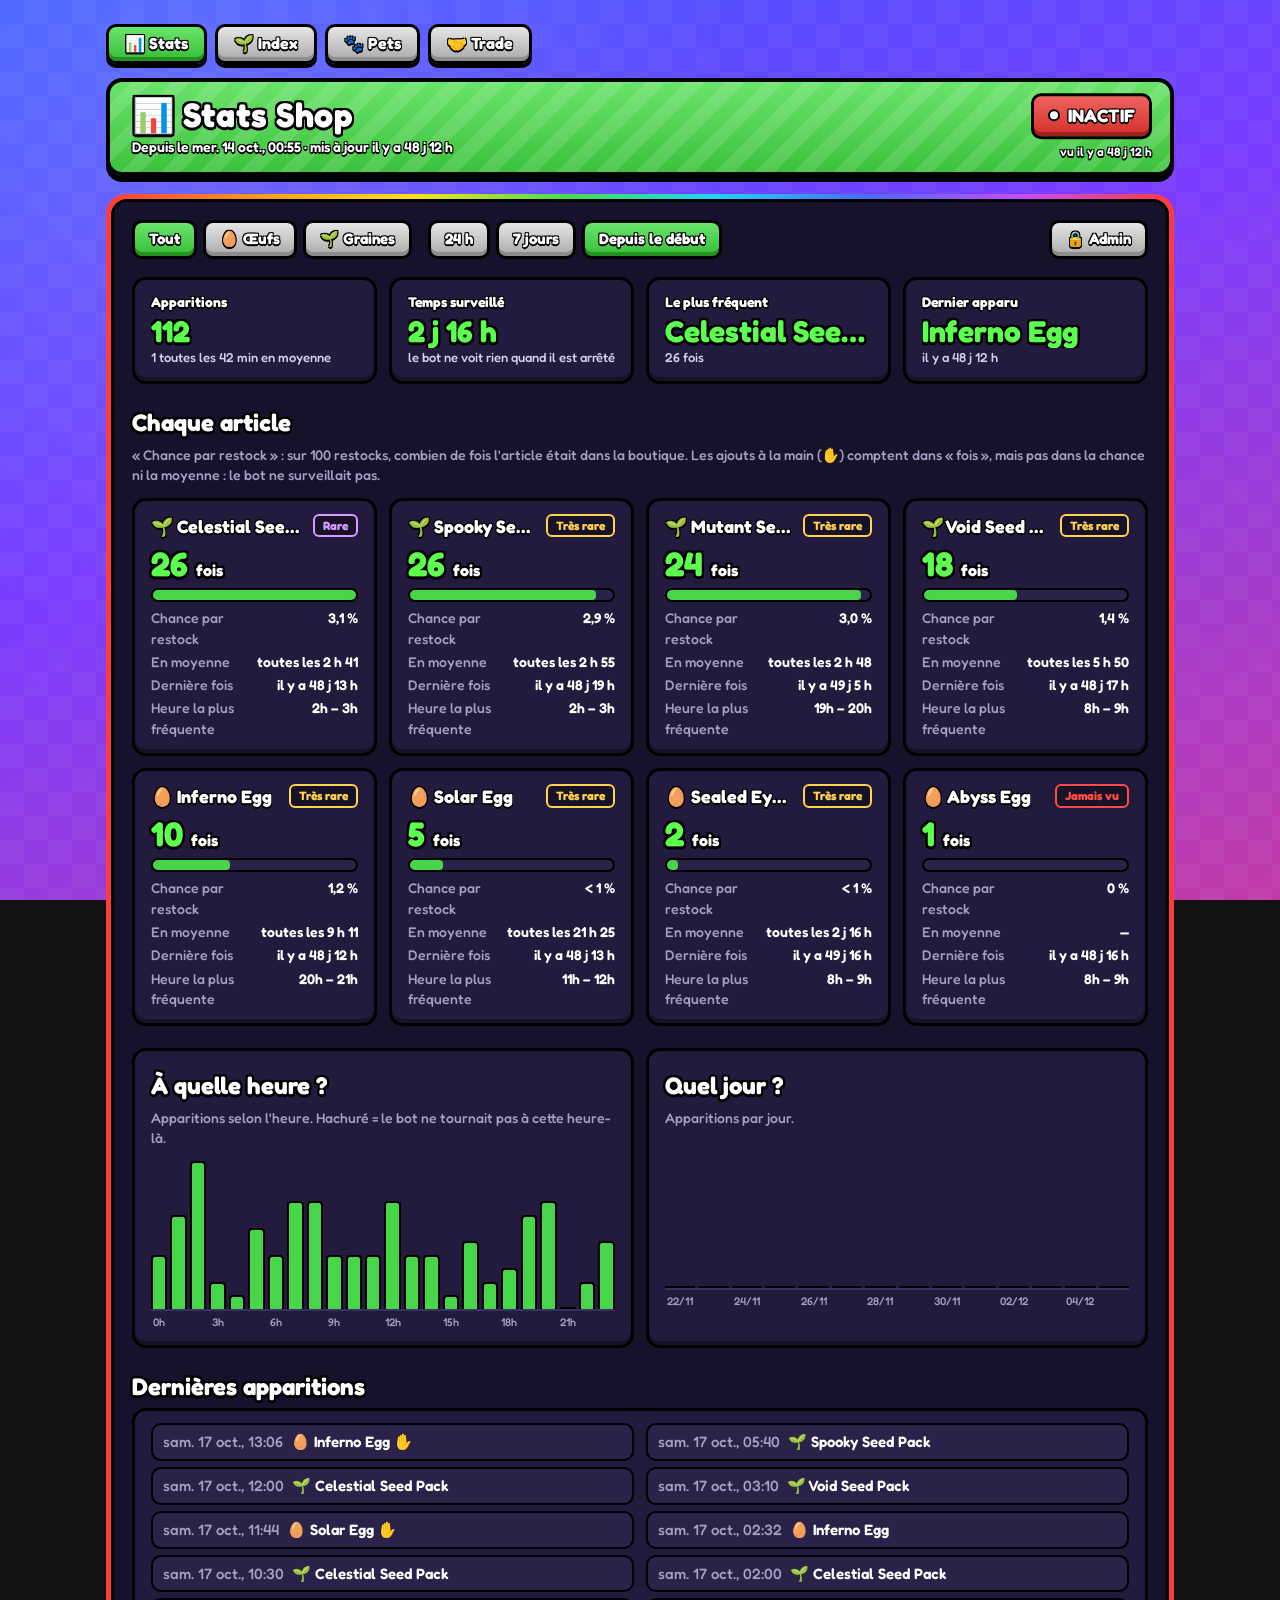
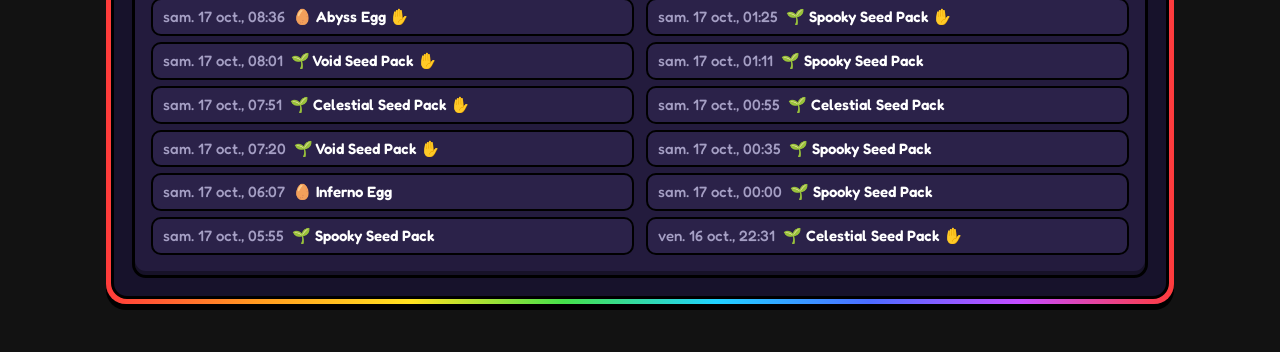
<file: index.html>
<!doctype html>
<html lang="fr">
<head>
<meta charset="utf-8">
<meta name="viewport" content="width=device-width, initial-scale=1">
<title>Shop Bot · Statistiques</title>
<link rel="preconnect" href="https://fonts.googleapis.com">
<link href="https://fonts.googleapis.com/css2?family=Fredoka:wght@500;600;700&display=swap" rel="stylesheet">
<link rel="stylesheet" href="style.css?v=2">
<style>

  /* chiffres clés */
  .tiles { display: grid; grid-template-columns: repeat(auto-fit, minmax(190px, 1fr)); gap: 12px; margin-bottom: 22px; }
  .tile .label { font-size: 14px; font-weight: 700; text-shadow: var(--stroke-sm); }
  .tile .value { font-size: 30px; font-weight: 700; color: var(--money); text-shadow: var(--stroke); margin-top: 2px; line-height: 1.15;
                 white-space: nowrap; overflow: hidden; text-overflow: ellipsis; }
  .tile .note { color: var(--ink-2); font-size: 13px; }

  /* une carte par article */
  .cards { display: grid; grid-template-columns: repeat(auto-fill, minmax(245px, 1fr)); gap: 12px; margin-bottom: 22px; }
  .item { display: flex; flex-direction: column; gap: 6px; }
  .item .top { display: flex; align-items: center; justify-content: space-between; gap: 8px; }
  .item .name { font-size: 18px; font-weight: 700; text-shadow: var(--stroke-sm); white-space: nowrap; overflow: hidden; text-overflow: ellipsis; }
  .item .big { font-size: 34px; font-weight: 700; color: var(--money); text-shadow: var(--stroke); line-height: 1.1; }
  .item .big small { font-size: 16px; color: #fff; }
  .item dl { margin: 0; display: grid; grid-template-columns: 1fr auto; gap: 3px 10px; font-size: 14px; }
  .item dt { color: var(--muted); }
  .item dd { margin: 0; text-align: right; font-weight: 600; font-variant-numeric: tabular-nums; white-space: nowrap; }
  .meter { height: 14px; background: var(--row); border: 2px solid #000; border-radius: 7px; overflow: hidden; }
  .meter i { display: block; height: 100%; background: var(--bar); border-radius: 0 4px 4px 0; }
  .item.never { opacity: .7; }
  .tag { flex: none; font-size: 12px; font-weight: 700; padding: 1px 8px; border: 2px solid currentColor; border-radius: 6px; background: rgba(0,0,0,.35); }
  .r1 { color: #6dff6a; } .r2 { color: #6fc3ff; } .r3 { color: #d59bff; } .r4 { color: #ffd34d; } .r0 { color: #ff4b45; }
  .dot { display: inline-block; width: 12px; height: 12px; border-radius: 50%; border: 2px solid #000; vertical-align: -1px; margin-right: 6px; }

  /* graphiques en barres */
  .charts { display: grid; grid-template-columns: repeat(auto-fit, minmax(320px, 1fr)); gap: 12px; margin-bottom: 22px; }
  .bars { display: flex; align-items: flex-end; gap: 3px; height: 150px; border-bottom: 2px solid var(--line); }
  .bars .b { flex: 1; height: 100%; display: flex; align-items: flex-end; position: relative; }
  .bars .b i { display: block; width: 100%; min-height: 2px; background: var(--bar); border: 2px solid #000; border-bottom: 0; border-radius: 4px 4px 0 0; }
  .bars .b.off i { background: repeating-linear-gradient(45deg, var(--panel) 0 3px, var(--line) 3px 6px); border-color: var(--line); height: 100% !important; opacity: .45; }
  .bars .b:hover i { filter: brightness(1.2); }
  .axis { display: flex; gap: 3px; margin-top: 4px; }
  .axis span { flex: 1; text-align: center; font-size: 11px; color: var(--muted); white-space: nowrap; overflow: visible; }

  .recent { list-style: none; margin: 0; padding: 0; columns: 2 300px; column-gap: 12px; }
  .recent li { padding: 6px 10px; margin-bottom: 6px; break-inside: avoid; background: var(--row); border: 2px solid #000; border-radius: 10px; font-weight: 600; }
  .recent time { color: var(--muted); font-variant-numeric: tabular-nums; margin-right: 8px; font-weight: 500; }
  .empty { text-align: center; padding: 48px 16px; font-size: 18px; text-shadow: var(--stroke-sm); }
  .del-list { max-height: 260px; overflow-y: auto; }
  .del-list label { cursor: pointer; font-weight: 600; }
</style>
</head>
<body>
<main>
  <nav class="tabs"><a href="./" aria-current="page">📊 Stats</a><a href="plantes.html">🌱 Index</a><a href="pets.html">🐾 Pets</a><a href="trade.html">🤝 Trade</a></nav>
  <header class="banner">
    <h1 class="stroke">📊 Stats Shop</h1>
    <p class="sub" id="sub"></p>
    <div class="status" id="status" aria-live="polite"></div>
  </header>

  <div class="frame"><div class="inner">
    <div class="filters">
      <div class="seg" id="shopSeg" role="group" aria-label="Boutique">
        <button data-v="all" aria-pressed="true">Tout</button>
        <button data-v="eggs" aria-pressed="false">🥚 Œufs</button>
        <button data-v="seed" aria-pressed="false">🌱 Graines</button>
      </div>
      <div class="seg" id="periodSeg" role="group" aria-label="Période">
        <button data-v="1" aria-pressed="false">24 h</button>
        <button data-v="7" aria-pressed="false">7 jours</button>
        <button data-v="0" aria-pressed="true">Depuis le début</button>
      </div>
      <div class="seg admin-open"><button id="adminBtn" aria-haspopup="dialog">🔒 Admin</button></div>
    </div>
    <div id="content"></div>
  </div></div>
</main>
<div id="tip"></div>
<dialog id="admin" aria-labelledby="adminTitle"><div id="adminBody"></div></dialog>

<script src="commun.js?v=2"></script>
<script>
const HOUR = 3600e3, DAY = 24 * HOUR;
// durée d'un restock de chaque boutique (œufs 6 min 30, graines 5 min) : sert au calcul de la chance par restock
const RESTOCK_MIN = { eggs: 6.5, seed: 5 };
// le bot envoie un signal toutes les 10 min quand il tourne ; sans nouvelles depuis 25 min (PC éteint, plantage), il est « inactif »
const ACTIVE_MAX = 25 * 60e3;
// statut en direct via ntfy.sh (GitHub Pages met 1-2 min à publier) ; même canal que STATUS_URL dans shop_bot.py
const STATUS_URL = "https://ntfy.sh/shopbot-sizein1-42dad0def695";
const EMOJI = { eggs: "🥚", seed: "🌱" };
const SITE_URL = "https://sizein1.github.io/shop-bot-stats/";  // adresse publique : Discord y va chercher les images
const state = { shop: "all", days: 0 };
let NOW, GEN, SEEN, ACTIVE, ITEMS, EVENTS, SESSIONS;
let LIVE = null;      // dernier statut reçu en direct : { actif, time }
const LIVE_STOCK = []; // apparitions reçues en direct, pas encore dans les données GitHub : [date, "stock"|"manuel", boutique, article]
const REMOVED = new Set(); // ajouts manuels supprimés depuis la page admin (encore présents quelques minutes ailleurs)
const key = r => r.join("|");

function load() {
  NOW = new Date();
  GEN = window.GENERATED ? new Date(window.GENERATED) : NOW;  // dernier envoi de données par le bot
  const live = LIVE && LIVE.time > GEN ? LIVE : null;           // le statut en direct l'emporte s'il est plus récent
  SEEN = live ? live.time : GEN;
  ACTIVE = (live ? live.actif : !!(window.BOT && window.BOT.actif)) && NOW - SEEN < ACTIVE_MAX;
  ITEMS = window.ITEMS || [];
  const hist = [...(window.HISTORY || []), ...(window.MANUAL || [])], known = new Set(hist.map(key));
  const DELETED = new Set(window.DELETED || []);  // fausses apparitions supprimées depuis la page admin
  EVENTS = [...hist, ...LIVE_STOCK.filter(r => !known.has(key(r)))]  // sans doublon une fois arrivées sur GitHub
    .filter(r => !REMOVED.has(key(r)) && !DELETED.has(key(r)))
    .map(([t, e, shop, name]) => ({ t: new Date(t), e, shop, name })).sort((a, b) => a.t - b.t);
  // Sessions = périodes où le bot tournait (debut → fin). Une session sans « fin » se ferme à son dernier événement ;
  // la dernière va jusqu'à maintenant si le bot est actif, sinon jusqu'à son dernier signal.
  SESSIONS = [];
  let start = null, last = null;
  for (const x of EVENTS) {
    if (x.e === "debut") { if (start) SESSIONS.push([start, last]); start = last = x.t; }
    else if (x.e === "fin") { if (start) SESSIONS.push([start, x.t]); start = null; }
    else if (x.e === "stock") last = x.t;  // un ajout manuel ne prouve pas que le bot tournait
  }
  if (start) SESSIONS.push([start, ACTIVE ? NOW : SEEN]);
}

const fmtDur = ms => {
  const m = Math.round(ms / 60e3);
  if (m < 60) return `${m} min`;
  const h = Math.floor(m / 60), d = Math.floor(h / 24);
  if (d) return `${d} j ${h % 24} h`;
  return `${h} h${m % 60 ? " " + String(m % 60).padStart(2, "0") : ""}`;
};
const fmtDate = d => d.toLocaleString("fr-FR", { weekday: "short", day: "numeric", month: "short", hour: "2-digit", minute: "2-digit" });
const fmtAgo = d => NOW - d < 60e3 ? "à l'instant" : "il y a " + fmtDur(NOW - d);
const fmtPct = p => p >= 10 ? Math.round(p) + " %" : p >= 1 ? p.toFixed(1).replace(".", ",") + " %" : p > 0 ? "< 1 %" : "0 %";
const color = shop => `var(--${shop === "eggs" ? "eggs" : "seed"})`;
const overlap = (a0, a1, b0, b1) => Math.max(0, Math.min(a1, b1) - Math.max(a0, b0));
// rareté d'après la chance d'apparaître à chaque restock
const rarity = p => p === 0 ? ["r0", "Jamais vu"] : p >= 30 ? ["r1", "Commun"] : p >= 10 ? ["r2", "Peu commun"] : p >= 3 ? ["r3", "Rare"] : ["r4", "Très rare"];

function bars(values, labels, tips, offs) {
  const max = Math.max(1, ...values);
  return `<div class="bars">${values.map((v, i) => `<div class="b${offs && offs[i] ? " off" : ""}" data-tip="${esc(tips[i])}">
      <i style="height:${(v / max * 100).toFixed(1)}%"></i></div>`).join("")}</div>
    <div class="axis">${labels.map(l => `<span>${l}</span>`).join("")}</div>`;
}

function render() {
  document.getElementById("status").innerHTML = ACTIVE
    ? `<span class="pill on"><i class="led"></i>ACTIF</span>`
    : `<span class="pill off"><i class="led"></i>INACTIF</span>${window.GENERATED || LIVE ? `<span class="since">vu ${fmtAgo(SEEN)}</span>` : ""}`;

  const first = EVENTS.length ? EVENTS[0].t : NOW;
  document.getElementById("sub").textContent = EVENTS.length
    ? `Depuis le ${fmtDate(first)} · mis à jour ${fmtAgo(GEN)}` : "Pas encore de données";
  const box = document.getElementById("content");
  if (!EVENTS.length) {
    box.innerHTML = `<div class="box empty">Aucune donnée pour l'instant.<br>Lance le bot : chaque œuf ou pack qui apparaît sera compté ici.</div>`;
    return;
  }

  const from = state.days ? new Date(NOW - state.days * DAY) : first;
  const inShop = s => state.shop === "all" || s === state.shop;
  const stock = EVENTS.filter(x => (x.e === "stock" || x.e === "manuel") && x.t >= from && inShop(x.shop));
  const botSeen = stock.filter(x => x.e === "stock");  // chances et moyennes : seulement ce que le bot a vu pendant qu'il surveillait
  const watched = SESSIONS.reduce((s, [a, b]) => s + overlap(a, b, from, NOW), 0);  // temps où le bot regardait

  // --- une carte par article ---
  const items = ITEMS.filter(i => inShop(i.shop)).map(it => {
    const hits = stock.filter(x => x.name === it.name), nBot = botSeen.filter(x => x.name === it.name).length;
    const restocks = watched / (RESTOCK_MIN[it.shop] * 60e3);
    const byHour = Array(24).fill(0); hits.forEach(x => byHour[x.t.getHours()]++);
    const bestH = byHour.indexOf(Math.max(...byHour));
    return { ...it, n: hits.length, nBot, last: hits.length ? hits[hits.length - 1].t : null,
             chance: restocks ? Math.min(100, nBot / restocks * 100) : 0, bestH };
  }).sort((a, b) => b.n - a.n || a.name.localeCompare(b.name));
  const maxChance = Math.max(1, ...items.map(i => i.chance));
  const cards = items.map(r => {
    const [cls, label] = rarity(r.chance);
    return `<div class="box item${r.n ? "" : " never"}">
      <div class="top"><span class="name">${EMOJI[r.shop]} ${esc(r.name)}</span><span class="tag ${cls}">${label}</span></div>
      <div class="big">${r.n} <small>fois</small></div>
      <div class="meter" title="Chance à chaque restock"><i style="width:${(r.chance / maxChance * 100).toFixed(1)}%"></i></div>
      <dl>
        <dt>Chance par restock</dt><dd>${fmtPct(r.chance)}</dd>
        <dt>En moyenne</dt><dd>${r.nBot ? "toutes les " + fmtDur(watched / r.nBot) : "—"}</dd>
        <dt>Dernière fois</dt><dd>${r.last ? fmtAgo(r.last) : "—"}</dd>
        <dt>Heure la plus fréquente</dt><dd>${r.n ? `${r.bestH}h – ${r.bestH + 1}h` : "—"}</dd>
      </dl></div>`;
  }).join("");

  // --- chiffres clés ---
  const top = items[0], lastHit = stock[stock.length - 1];
  const tiles = `<div class="tiles">
      <div class="box tile"><div class="label">Apparitions</div><div class="value">${stock.length}</div>
        <div class="note">${botSeen.length ? "1 toutes les " + fmtDur(watched / botSeen.length) + " en moyenne" : stock.length ? "" : "aucune sur la période"}</div></div>
      <div class="box tile"><div class="label">Temps surveillé</div><div class="value">${fmtDur(watched)}</div>
        <div class="note">le bot ne voit rien quand il est arrêté</div></div>
      <div class="box tile"><div class="label">Le plus fréquent</div><div class="value">${top && top.n ? esc(top.name) : "—"}</div>
        <div class="note">${top && top.n ? top.n + " fois" : "—"}</div></div>
      <div class="box tile"><div class="label">Dernier apparu</div><div class="value">${lastHit ? esc(lastHit.name) : "—"}</div>
        <div class="note">${lastHit ? fmtAgo(lastHit.t) : "aucun sur la période"}</div></div>
    </div>`;

  // --- par heure de la journée ---
  const watchedH = Array(24).fill(0);
  for (const [a, b] of SESSIONS) {
    for (let t = new Date(Math.max(a, from)); t < b; ) {
      const next = new Date(t); next.setMinutes(60, 0, 0);
      watchedH[t.getHours()] += Math.min(next, b) - t;
      t = next;
    }
  }
  const perHour = Array(24).fill(0); stock.forEach(x => perHour[x.t.getHours()]++);
  const hourChart = bars(perHour, perHour.map((_, h) => h % 3 ? "" : h + "h"),
    perHour.map((v, h) => `${h}h – ${h + 1}h : ${v} apparition${v > 1 ? "s" : ""}` + (watchedH[h] ? ` (surveillé ${fmtDur(watchedH[h])})` : " · bot jamais actif à cette heure")),
    watchedH.map((w, h) => !w && !perHour[h]));

  // --- par jour (14 derniers jours max) ---
  const day0 = d => { const x = new Date(d); x.setHours(0, 0, 0, 0); return x; };
  const nDays = Math.min(14, Math.max(1, Math.round((day0(NOW) - day0(from)) / DAY) + 1));
  const days = Array.from({ length: nDays }, (_, i) => new Date(day0(NOW) - (nDays - 1 - i) * DAY));
  const perDay = days.map(d => stock.filter(x => day0(x.t).getTime() === d.getTime()).length);
  const dayLbl = d => d.toLocaleDateString("fr-FR", { day: "numeric", month: "numeric" });
  const dayChart = bars(perDay, days.map((d, i) => nDays > 7 && i % 2 ? "" : dayLbl(d)),
    perDay.map((v, i) => `${days[i].toLocaleDateString("fr-FR", { weekday: "long", day: "numeric", month: "long" })} : ${v} apparition${v > 1 ? "s" : ""}`));

  const charts = `<div class="charts">
      <div class="box"><h2>À quelle heure ?</h2><p class="hint">Apparitions selon l'heure. Hachuré = le bot ne tournait pas à cette heure-là.</p>${hourChart}</div>
      <div class="box"><h2>Quel jour ?</h2><p class="hint">Apparitions par jour.</p>${dayChart}</div>
    </div>`;

  const recent = `<h2>Dernières apparitions</h2>
    <div class="box">${stock.length ? `<ul class="recent">${stock.slice(-20).reverse().map(x =>
      `<li><time>${fmtDate(x.t)}</time>${EMOJI[x.shop]} ${esc(x.name)}${x.e === "manuel" ? ' <span title="ajouté à la main">✋</span>' : ""}</li>`).join("")}</ul>`
      : `<p class="hint">Aucune apparition sur la période.</p>`}</div>`;

  box.innerHTML = tiles +
    `<h2>Chaque article</h2><p class="hint">« Chance par restock » : sur 100 restocks, combien de fois l'article était dans la boutique.
       Les ajouts à la main (✋) comptent dans « fois », mais pas dans la chance ni la moyenne : le bot ne surveillait pas.</p>
     <div class="cards">${cards}</div>` + charts + recent;
}

for (const [id, key, parse] of [["shopSeg", "shop", v => v], ["periodSeg", "days", Number]]) {
  const seg = document.getElementById(id);
  seg.addEventListener("click", e => {
    const b = e.target.closest("button"); if (!b) return;
    seg.querySelectorAll("button").forEach(x => x.setAttribute("aria-pressed", x === b));
    state[key] = parse(b.dataset.v);
    render();
  });
}

const tip = document.getElementById("tip");
document.addEventListener("mousemove", e => {
  const t = e.target.closest("[data-tip]");
  if (!t) { tip.style.display = "none"; return; }
  tip.textContent = t.dataset.tip;
  tip.style.display = "block";
  tip.style.left = Math.min(e.clientX + 14, innerWidth - tip.offsetWidth - 8) + "px";
  tip.style.top = (e.clientY + 16) + "px";
});

// charge les données à l'ouverture puis chaque minute ; ?t= force la version fraîche
// (GitHub autorise le navigateur à garder une copie 10 min : sans ça, la page montrerait d'anciennes données)
function refreshData() {
  return Promise.all(["historique.js", "manuel.js", "supprimes.js", "articles.js"].map(file => new Promise(done => {
    const s = document.createElement("script");
    s.src = file + "?t=" + Date.now();
    s.onload = s.onerror = () => { s.remove(); done(); };
    document.body.appendChild(s);
  }))).then(() => { load(); render(); });
}
setInterval(refreshData, 60e3);

// direct : messages des 12 dernières heures (durée gardée par ntfy.sh), puis écoute continue (quelques secondes de délai)
function onStatus(m) {
  if (m.event !== "message") return;
  const p = m.message.split(";");
  // « stock|manuel|suppr;boutique;article;date » : apparition vue par le bot, ajoutée ou supprimée depuis la page admin
  if (["stock", "manuel", "suppr"].includes(p[0]) && p.length === 4) {
    if (p[0] === "suppr") REMOVED.add(key([p[3], "manuel", p[1], p[2]]));
    else {
      const row = [p[3], p[0], p[1], p[2]];
      REMOVED.delete(key(row));
      if (!LIVE_STOCK.some(r => key(r) === key(row))) LIVE_STOCK.push(row);
    }
    load(); render();
    return;
  }
  if (!/^(in)?actif$/.test(m.message)) return;
  const time = new Date(m.time * 1000);
  if (LIVE && LIVE.time > time) return;
  LIVE = { actif: m.message === "actif", time };
  load(); render();
}
fetch(STATUS_URL + "/json?poll=1&since=12h", { cache: "no-store" })
  .then(r => r.text())
  .then(t => t.split("\n").filter(Boolean).forEach(l => onStatus(JSON.parse(l))))
  .catch(() => {})
  .finally(() => {
    const es = new EventSource(STATUS_URL + "/sse");  // se reconnecte tout seul si la connexion coupe
    es.onmessage = e => onStatus(JSON.parse(e.data));
  });
setInterval(() => { load(); render(); }, 30e3);  // passe à « inactif » sans recharger si le bot ne donne plus signe de vie

// ---------- Page admin : ajouter à la main une apparition vue quand le bot était arrêté ----------
// (connexion et écriture sur GitHub : commun.js)
const localISO = d => new Date(d - d.getTimezoneOffset() * 60e3).toISOString().slice(0, 19);
const editManual = change => editDataFile("manuel.js", "MANUAL", change, "Page admin : ajouts manuels");

const dlg = document.getElementById("admin"), adminBody = document.getElementById("adminBody");
let pick = null;
const setMsg = (html) => { const m = document.getElementById("adminMsg"); if (m) m.innerHTML = html; };
document.getElementById("adminBtn").onclick = () => { drawAdmin(); dlg.showModal(); };
dlg.addEventListener("click", e => { if (e.target === dlg) dlg.close(); });  // clic à côté de la fenêtre = fermer

function drawLogin(msg = "") {
  adminBody.innerHTML = `
    <h2 id="adminTitle">🔒 Admin</h2>
    <p class="hint" style="margin:0">Réservé au propriétaire : il faut ta clé GitHub. Elle reste dans ce navigateur et n'est jamais publiée.</p>
    <label>Clé GitHub<input type="password" id="tokIn" autocomplete="off" placeholder="github_pat_…"></label>
    <label>Webhook Discord (pour les notifs)<input type="password" id="hookIn" autocomplete="off" placeholder="https://discord.com/api/webhooks/…"></label>
    <div class="act"><button id="loginBtn">Se connecter</button><button class="gray" id="closeBtn">Fermer</button></div>
    <div class="msg" id="adminMsg" role="status">${msg}</div>
    ${TOKEN_HELP}`;
}

function drawAdmin(msg = "") {
  if (!store.get("gh_token")) return drawLogin(msg);
  const hook = store.get("discord_url");
  const recent = EVENTS.filter(x => x.e === "stock" || x.e === "manuel").slice(-200).reverse();
  adminBody.innerHTML = `
    <h2 id="adminTitle">🔓 Admin</h2>
    <div><b>1. Quel article est apparu ?</b>
      <div class="pick" style="margin-top:6px">${(window.ITEMS || []).map((it, i) =>
        `<button data-i="${i}" aria-pressed="${pick === i}">${EMOJI[it.shop]} ${esc(it.name)}${(window.ARTICLE_IMAGES || {})[it.name] ? " 📷" : ""}</button>`).join("")}</div>
      <p class="hint" style="margin:4px 0 0">📷 = la notif Discord joindra la dernière capture de cet article prise par le bot.</p></div>
    <label>2. Quand ?<input type="datetime-local" id="when" step="1" value="${localISO(new Date())}"></label>
    <label class="check"><input type="checkbox" id="discordOn" ${hook ? "checked" : "disabled"}>
      Envoyer la notif Discord${hook ? "" : " (ajoute ton webhook dans Réglages)"}</label>
    <div class="act"><button id="addBtn">➕ Ajouter l'apparition</button><button class="gray" id="closeBtn">Fermer</button></div>
    <div class="msg" id="adminMsg" role="status">${msg}</div>
    ${recent.length ? `<div><b>Supprimer des apparitions</b>
      <p class="hint" style="margin:2px 0 6px">Coche les fausses apparitions (bot 🤖 ou à la main ✋), puis supprime-les.</p>
      <ul class="manual-list del-list">${recent.map(x => {
        const k = key([localISO(x.t), x.e, x.shop, x.name]);
        return `<li><label class="check"><input type="checkbox" data-k="${esc(k)}">
          <span>${fmtDate(x.t)} · ${EMOJI[x.shop]} ${esc(x.name)} ${x.e === "manuel" ? "✋" : "🤖"}</span></label></li>`;
      }).join("")}</ul>
      <div class="act" style="margin-top:8px"><button class="red" id="delBtn" disabled>🗑 Supprimer la sélection</button></div></div>` : ""}
    <details><summary>Réglages</summary>
      <label style="margin-top:8px">Webhook Discord<input type="password" id="hookIn" autocomplete="off" placeholder="https://discord.com/api/webhooks/…"></label>
      <div class="act" style="margin-top:8px"><button id="saveHook">Enregistrer le webhook</button><button class="red" id="logout">Se déconnecter</button></div>
    </details>`;
}

adminBody.addEventListener("change", e => {
  if (!e.target.closest(".del-list")) return;
  const n = adminBody.querySelectorAll(".del-list input:checked").length, btn = document.getElementById("delBtn");
  btn.disabled = !n;
  btn.textContent = n ? `🗑 Supprimer ${n} apparition${n > 1 ? "s" : ""}` : "🗑 Supprimer la sélection";
});

const validHook = u => /^https:\/\/(discord|discordapp)\.com\/api\/webhooks\/\d+\/[\w-]+$/.test(u);

adminBody.onclick = async e => {
  const b = e.target.closest("button"); if (!b) return;
  if (b.id === "closeBtn") return dlg.close();

  if (b.id === "loginBtn") {
    const tok = document.getElementById("tokIn").value.trim(), hook = document.getElementById("hookIn").value.trim();
    if (!tok) return setMsg('<span class="err">Colle ta clé GitHub.</span>');
    if (hook && !validHook(hook)) return setMsg('<span class="err">Ce webhook Discord n\'a pas le bon format.</span>');
    b.disabled = true; setMsg("Vérification…");
    store.set("gh_token", tok);
    try { await gh("/contents/manuel.js"); }
    catch (err) { store.set("gh_token", null); return drawLogin(`<span class="err">❌ ${esc(err.message)}</span>`); }
    if (hook) store.set("discord_url", hook);
    return drawAdmin('<span class="ok">✅ Connecté</span>');
  }

  if (b.dataset.i !== undefined) {
    pick = Number(b.dataset.i);
    adminBody.querySelectorAll(".pick button").forEach(x => x.setAttribute("aria-pressed", x === b));
    return;
  }

  if (b.id === "addBtn") {
    const it = (window.ITEMS || [])[pick];
    if (!it) return setMsg('<span class="err">Choisis d\'abord l\'article.</span>');
    const when = document.getElementById("when").value;
    if (!when) return setMsg('<span class="err">Indique l\'heure.</span>');
    const ts = when.length === 16 ? when + ":00" : when, row = [ts, "manuel", it.shop, it.name];
    const sendDiscord = document.getElementById("discordOn").checked;
    b.disabled = true; setMsg("Enregistrement…");
    try { await editManual(rows => rows.push(row)); }
    catch (err) { b.disabled = false; return setMsg(`<span class="err">❌ Pas enregistré : ${esc(err.message)}</span>`); }
    fetch(STATUS_URL, { method: "POST", body: `manuel;${it.shop};${it.name};${ts}` }).catch(() => {});  // visible tout de suite partout
    REMOVED.delete(key(row));
    if (!LIVE_STOCK.some(r => key(r) === key(row))) LIVE_STOCK.push(row);
    load(); render();
    let discordMsg = "";
    if (sendDiscord) {
      try {
        // même image que les notifs automatiques : la dernière capture de cet article prise par le bot (publiée sur le site)
        const img = (window.ARTICLE_IMAGES || {})[it.name];
        const r = await fetch(store.get("discord_url"), { method: "POST", headers: { "Content-Type": "application/json" },
          body: JSON.stringify({ content: `@everyone ${EMOJI[it.shop]} ${it.name} en stock !`, allowed_mentions: { parse: ["everyone"] },
            ...(img ? { embeds: [{ image: { url: SITE_URL + img } }] } : {}) }) });
        discordMsg = r.ok ? " + notif Discord envoyée" : ` <span class="err">mais Discord a refusé la notif (${r.status})</span>`;
      } catch { discordMsg = ' <span class="err">mais la notif Discord n\'est pas partie</span>'; }
    }
    pick = null;
    return drawAdmin(`<span class="ok">✅ ${EMOJI[it.shop]} ${esc(it.name)} ajouté</span>${discordMsg}`);
  }

  if (b.id === "delBtn") {
    // les données du bot sont republiées depuis son PC : on n'y touche pas, on note les suppressions à part (supprimes.js)
    const keys = [...adminBody.querySelectorAll(".del-list input:checked")].map(i => i.dataset.k);
    if (!keys.length || !confirm(`Supprimer ${keys.length} apparition${keys.length > 1 ? "s" : ""} ? Elles ne compteront plus dans les stats.`)) return;
    b.disabled = true; setMsg("Suppression…");
    try { await editDataFile("supprimes.js", "DELETED", d => keys.forEach(k => d.includes(k) || d.push(k)), "Page admin : suppressions"); }
    catch (err) { b.disabled = false; return setMsg(`<span class="err">❌ Pas supprimé : ${esc(err.message)}</span>`); }
    load(); render();
    return drawAdmin(`<span class="ok">✅ ${keys.length} apparition${keys.length > 1 ? "s" : ""} supprimée${keys.length > 1 ? "s" : ""} (visible par tous dans 1 à 2 min)</span>`);
  }

  if (b.id === "saveHook") {
    const hook = document.getElementById("hookIn").value.trim();
    if (!validHook(hook)) return setMsg('<span class="err">Ce webhook Discord n\'a pas le bon format.</span>');
    store.set("discord_url", hook);
    return drawAdmin('<span class="ok">✅ Webhook enregistré</span>');
  }

  if (b.id === "logout") {
    store.set("gh_token", null); store.set("discord_url", null);
    return drawLogin('<span class="ok">Déconnecté : la clé et le webhook sont effacés de ce navigateur.</span>');
  }
};

load();
refreshData();
</script>
</body>
</html>
</file>
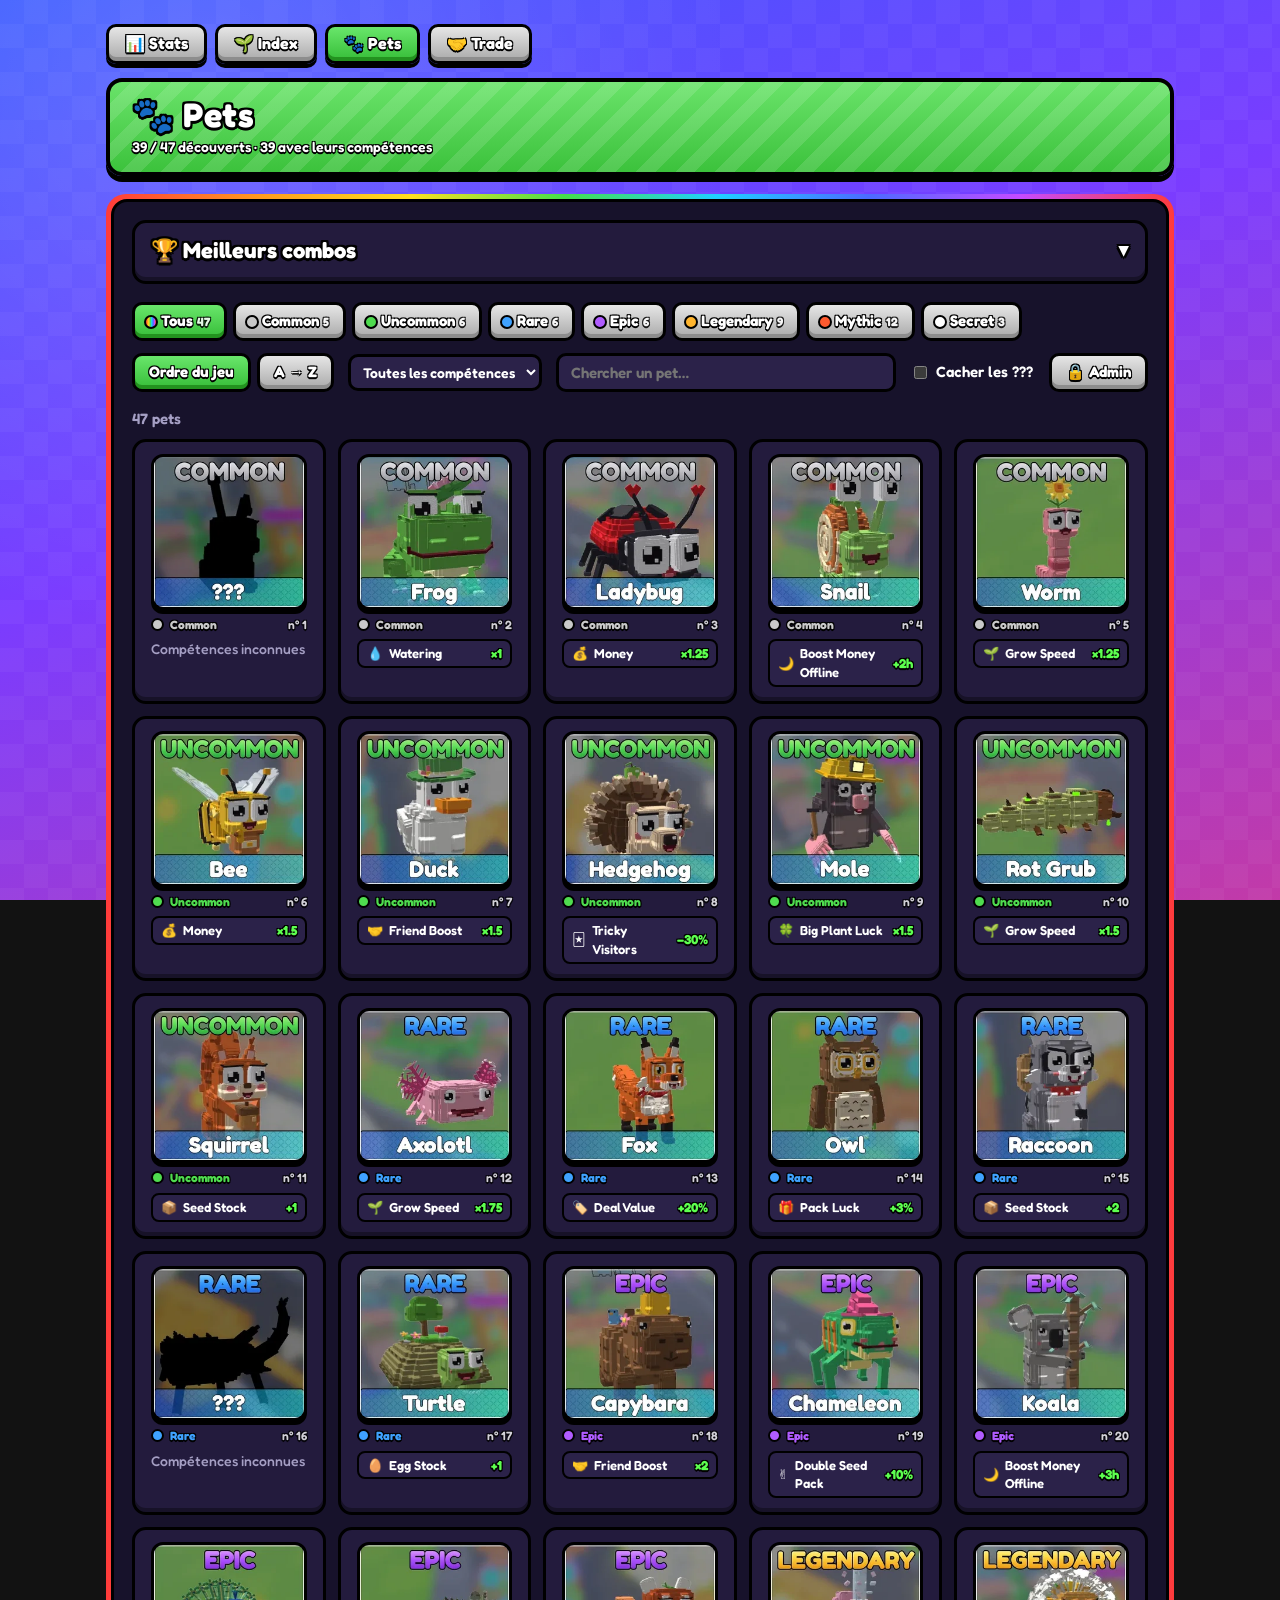
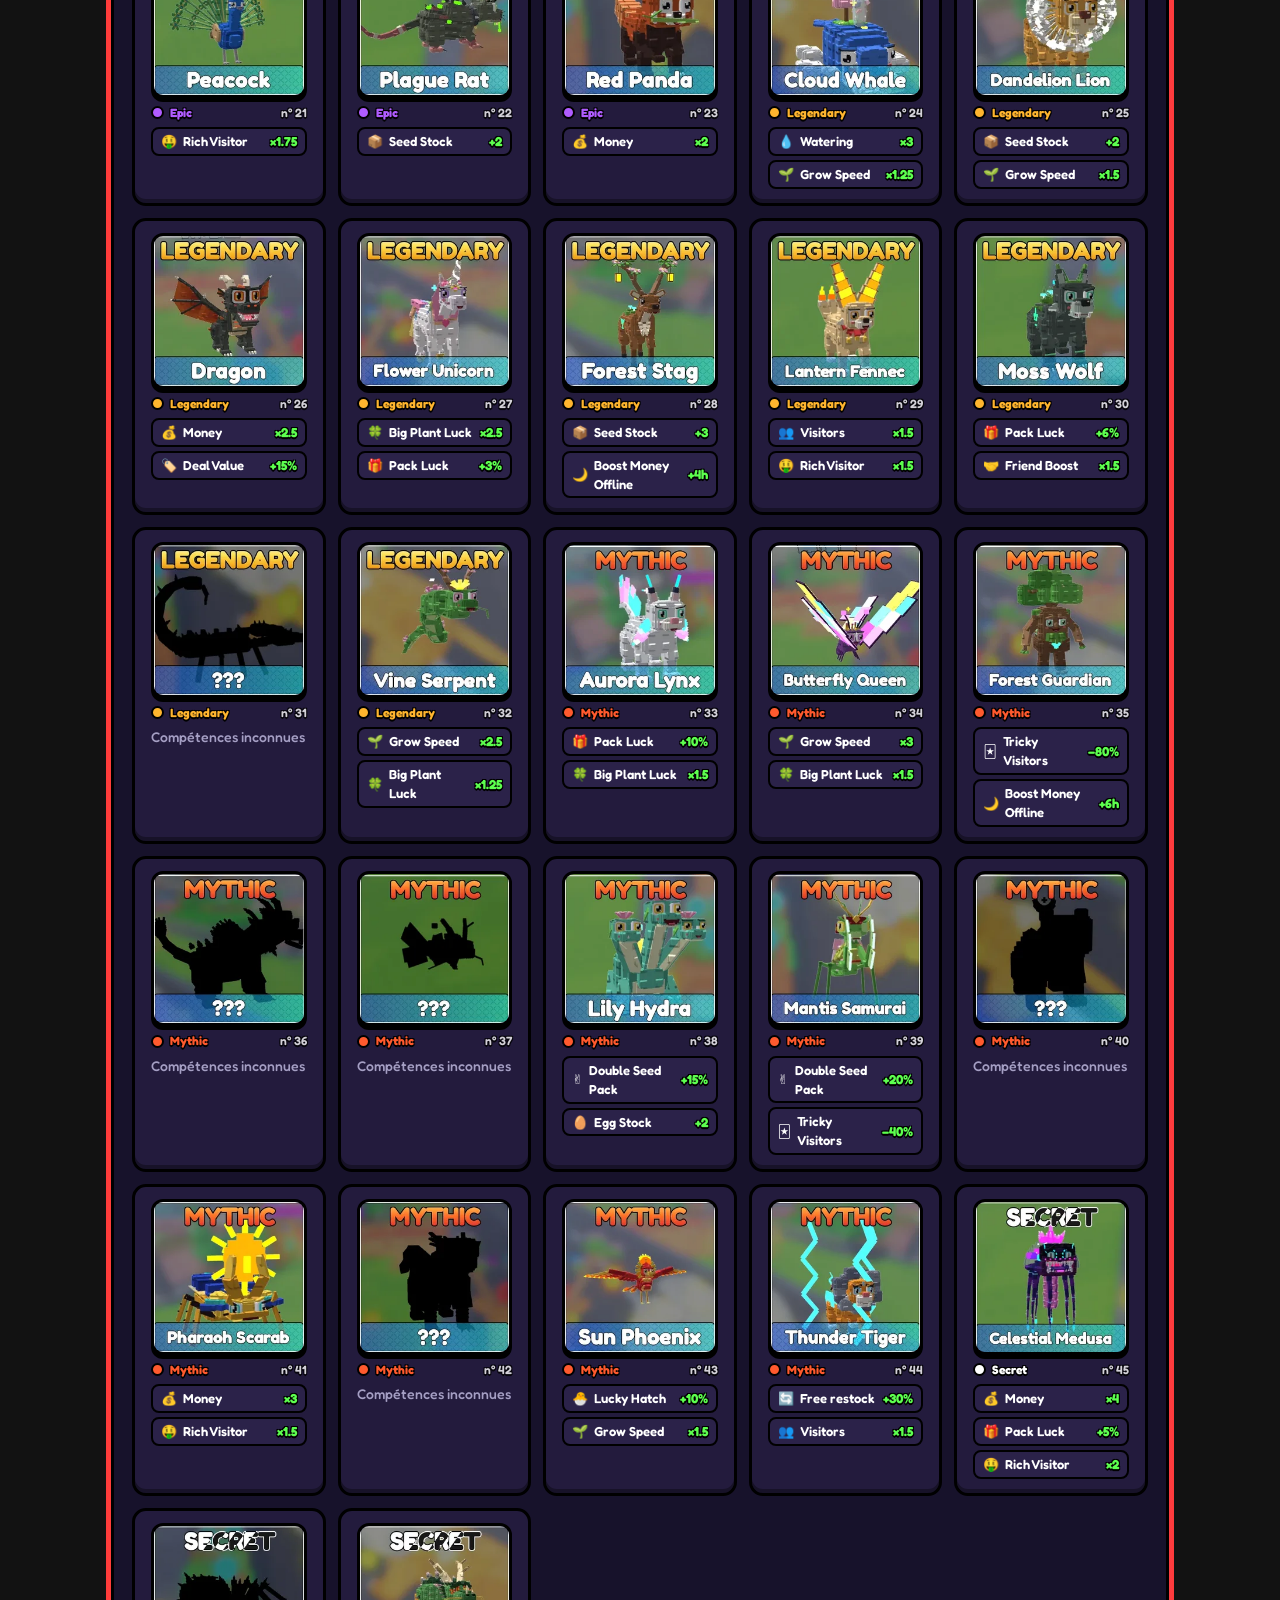
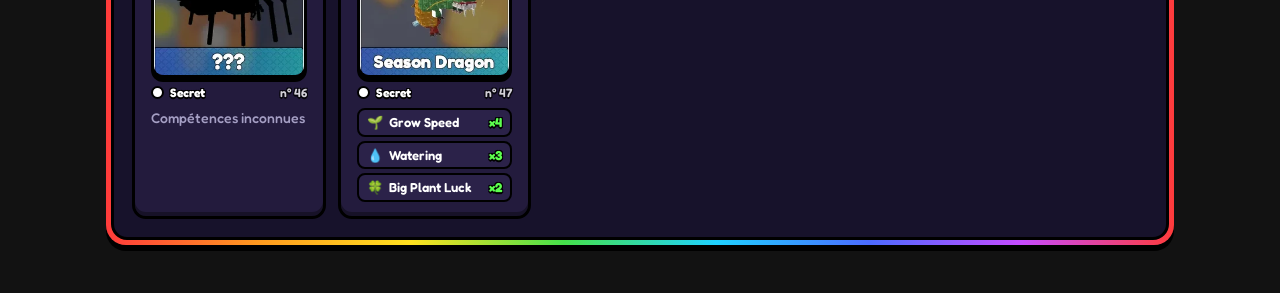
<file: pets.html>
<!doctype html>
<html lang="fr">
<head>
<meta charset="utf-8">
<meta name="viewport" content="width=device-width, initial-scale=1">
<title>Shop Bot · Pets</title>
<link rel="preconnect" href="https://fonts.googleapis.com">
<link href="https://fonts.googleapis.com/css2?family=Fredoka:wght@500;600;700&display=swap" rel="stylesheet">
<link rel="stylesheet" href="style.css?v=2">
<style>
  .grid { grid-template-columns: repeat(auto-fill, minmax(190px, 1fr)); }
  .skills { list-style: none; margin: 0; padding: 0; display: grid; gap: 4px; }
  .skills li { display: flex; align-items: center; gap: 6px; font-size: 13px; font-weight: 600; background: var(--row);
               border: 2px solid #000; border-radius: 8px; padding: 3px 8px; }
  .skills li b { font-weight: 600; flex: 1; }
  .skills li .val { color: var(--money); font-weight: 700; text-shadow: var(--stroke-sm); font-variant-numeric: tabular-nums; }
  .skills.none { color: var(--muted); font-size: 14px; }
  .tools select, .skill-row select { font: 600 14px "Fredoka", "Segoe UI", sans-serif; color: #fff; background: var(--row);
                                     border: 3px solid #000; border-radius: 10px; padding: 6px 8px; }
  .skill-row { display: grid; grid-template-columns: 52px 1fr; gap: 4px; padding-top: 6px; border-top: 2px dashed var(--line); }
  .skill-row select { border-width: 2px; border-radius: 8px; padding: 4px 4px; font-size: 13px; min-width: 0; }
  .skill-row select:first-child { grid-column: 1 / -1; }  /* nom de la compétence en entier, + / × et valeur dessous */
  .skill-row input { padding: 4px 6px; }
  .skill-row.changed select, .skill-row.changed input { border-color: var(--money); }
  .skill-row.bad input { border-color: #ff4b45; }

  /* encadré « meilleurs combos » */
  .combos { margin-bottom: 18px; }
  .combos > summary { list-style: none; cursor: pointer; font-size: 22px; font-weight: 700; color: #fff; text-shadow: var(--stroke);
                      display: flex; align-items: center; gap: 10px; }
  .combos > summary::-webkit-details-marker { display: none; }
  .combos > summary::after { content: "▼"; font-size: 14px; margin-left: auto; transition: transform .2s; }
  .combos[open] > summary::after { transform: rotate(180deg); }
  .combo-head { display: flex; flex-wrap: wrap; align-items: center; gap: 8px 14px; margin: 10px 0 12px; }
  .combo-head select { font: 600 14px "Fredoka", "Segoe UI", sans-serif; color: #fff; background: var(--row); border: 3px solid #000; border-radius: 10px; padding: 4px 8px; }
  .goals { display: grid; grid-template-columns: repeat(auto-fit, minmax(300px, 1fr)); gap: 12px; }
  .goal h3 { margin: 0 0 2px; font-size: 17px; text-shadow: var(--stroke-sm); }
  .goal .hint { margin: 0 0 8px; font-size: 13px; }
  .team { list-style: none; margin: 0 0 8px; padding: 0; display: grid; gap: 4px; }
  .team li { display: flex; align-items: center; gap: 8px; background: var(--row); border: 2px solid #000; border-radius: 10px; padding: 3px 8px 3px 3px; font-size: 13px; font-weight: 600; }
  .team li img { width: 40px; height: 40px; border-radius: 7px; border: 2px solid #000; flex: none; }
  .team li .what { margin-left: auto; color: var(--money); text-shadow: var(--stroke-sm); font-weight: 700; white-space: nowrap; }
  .team li .nm { min-width: 0; overflow: hidden; text-overflow: ellipsis; white-space: nowrap; }
  .total { font-size: 14px; font-weight: 700; }
  .total span { color: var(--money); text-shadow: var(--stroke-sm); }
</style>
</head>
<body>
<main>
  <nav class="tabs"><a href="./">📊 Stats</a><a href="plantes.html">🌱 Index</a><a href="pets.html" aria-current="page">🐾 Pets</a><a href="trade.html">🤝 Trade</a></nav>
  <header class="banner">
    <h1 class="stroke">🐾 Pets</h1>
    <p class="sub" id="sub"></p>
  </header>

  <div class="frame"><div class="inner">
    <details class="box combos" id="combos">
      <summary>🏆 Meilleurs combos</summary>
      <div class="combo-head">
        <span class="hint" style="margin:0">Combos de 2 pets (le maximum équipable), chaque pet une seule fois. Les + s'additionnent ; les × s'additionnent aussi entre eux (×4 et ×3 = ×6).</span>
      </div>
      <div class="goals" id="goals"></div>
    </details>
    <div class="filters">
      <div class="seg rar" id="rarSeg" role="group" aria-label="Rareté"></div>
    </div>
    <div class="tools">
      <div class="seg" id="sortSeg" role="group" aria-label="Trier par">
        <button data-v="index" aria-pressed="true">Ordre du jeu</button>
        <button data-v="name" aria-pressed="false">A → Z</button>
      </div>
      <select id="skillFilter" aria-label="Filtrer par compétence"></select>
      <input type="search" id="search" placeholder="Chercher un pet…" aria-label="Chercher un pet">
      <label class="check"><input type="checkbox" id="hideUnknown"> Cacher les ???</label>
      <div class="seg admin-open"><button id="adminBtn" aria-haspopup="dialog">🔒 Admin</button></div>
    </div>
    <p class="count" id="count"></p>
    <div class="grid" id="grid"></div>
    <div class="savebar" id="savebar" hidden>
      <div class="msg" id="saveMsg" role="status"></div>
      <div class="act"><button id="saveBtn">💾 Enregistrer</button><button class="gray" id="quitEdit">Quitter l'édition</button></div>
    </div>
  </div></div>
</main>
<dialog id="admin" aria-labelledby="adminTitle"><div id="adminBody"></div></dialog>

<script src="commun.js?v=2"></script>
<script src="pets.js"></script>
<script>
const RARITIES = ["Common", "Uncommon", "Rare", "Epic", "Legendary", "Mythic", "Secret"];
// compétences du jeu (les mêmes pour tout le monde) et leur icône
const SKILLS = { "Watering": "💧", "Money": "💰", "Boost Money Offline": "🌙", "Grow Speed": "🌱", "Friend Boost": "🤝",
  "Tricky Visitors": "🃏", "Big Plant Luck": "🍀", "Seed Stock": "📦", "Deal Value": "🏷️", "Pack Luck": "🎁", "Egg Stock": "🥚",
  "Double Seed Pack": "✌️", "Rich Visitor": "🤑", "Visitors": "👥", "Lucky Hatch": "🐣", "Free restock": "🔄" };
const MAX_SKILLS = 3;
const state = { rarity: "all", sort: "index", q: "", skill: "", hideUnknown: false, edit: false };
let edits = {};  // modifications pas encore enregistrées : { id: { skills?: [...], name? } }

const data = () => window.PET_DATA || {};
const nameOf = p => (data()[p.id] && data()[p.id].name) || p.name;
const skillsOf = p => (data()[p.id] && data()[p.id].skills) || [];
// valeur d'un bonus : nombre, éventuellement à virgule, en % ou avec une unité de temps (ex : 5, 1.5, 2,5, 10%, 2h, 30s, 1h30)
const validValue = v => /^\d+(?:[.,]\d+)?\s*(?:%|[a-zA-Z]{1,3}(?:\d+)?)?$/.test(v);
const OPS = { "+": "+", "-": "−", "x": "×" };
const fmtSkill = k => `${OPS[k.op] || "+"}${k.v}`;
console.assert(validValue("1.5") && validValue("10%") && validValue("2,5") && validValue("2h") && validValue("1h30") && validValue("30 s")
  && !validValue("abc") && !validValue("") && !validValue("h2"));

function skillRows(p) {
  const list = edits[p.id] && edits[p.id].skills ? edits[p.id].skills : skillsOf(p);
  const changed = !!(edits[p.id] && edits[p.id].skills);
  return Array.from({ length: MAX_SKILLS }, (_, i) => {
    const k = list[i] || { s: "", op: "+", v: "" };
    const bad = k.s && !validValue(k.v);
    return `<div class="skill-row${changed ? " changed" : ""}${bad ? " bad" : ""}" data-id="${p.id}">
      <select aria-label="Compétence ${i + 1} de ${esc(nameOf(p))}"><option value="">— compétence ${i + 1} —</option>${Object.keys(SKILLS).map(s =>
        `<option${s === k.s ? " selected" : ""}>${s}</option>`).join("")}</select>
      <select aria-label="Type de bonus">${Object.entries(OPS).map(([op, sign]) => `<option value="${op}"${k.op === op ? " selected" : ""}>${sign}</option>`).join("")}</select>
      <input value="${esc(k.v)}" placeholder="X" inputmode="decimal" aria-label="Valeur du bonus"></div>`;
  }).join("");
}

// ---------- Meilleurs combos ----------
// Pour chaque objectif : les compétences utiles, de la plus importante à la moins importante.
const GOALS = [
  { title: "🛒 Acheter le plus de seed packs", hint: "Plus de packs par restock, puis plus de restocks gratuits, puis 2 graines par pack.",
    skills: ["Seed Stock", "Free restock", "Double Seed Pack"] },
  { title: "🎁 Meilleure chance en ouvrant les packs", hint: "Chance d'avoir une rareté plus haute dans un pack.", skills: ["Pack Luck"] },
  { title: "🌳 Les plus grosses plantes", hint: "Chance d'avoir une plante plus grosse à la plantation.", skills: ["Big Plant Luck"] },
  { title: "🥚 Acheter le plus d'œufs", hint: "Plus d'œufs par restock, puis plus de restocks gratuits.", skills: ["Egg Stock", "Free restock"] },
  { title: "🐣 Meilleure chance à l'ouverture d'un œuf", hint: "Chance d'avoir une rareté plus haute en ouvrant un œuf.", skills: ["Lucky Hatch"] },
  { title: "💰 Gagner le plus d'argent en jeu", hint: "Le plus gros bonus d'argent par seconde.", skills: ["Money"] },
  { title: "🌙 Gagner le plus d'argent hors ligne", hint: "Pour les pets à laisser quand tu te déconnectes, puis l'argent en général.",
    skills: ["Boost Money Offline", "Money"] },
  { title: "⚡ Faire pousser le plus vite", hint: "Vitesse de pousse, puis arrosage.", skills: ["Grow Speed", "Watering"] },
  { title: "🛍️ Restocks des deux boutiques", hint: "Le plus de restocks gratuits, puis le plus de graines et d'œufs par restock.",
    skills: ["Free restock", "Seed Stock", "Egg Stock"] },
  { title: "🤑 Les meilleurs deals avec les visiteurs", hint: "Valeur des deals avec les PNJ, puis visiteurs riches, puis nombre de visiteurs.",
    skills: ["Deal Value", "Rich Visitor", "Visitors"] },
  { title: "🤝 Jouer avec des amis", hint: "Le plus gros bonus d'amis, puis l'argent.", skills: ["Friend Boost", "Money"] },
];
const TEAM_SIZE = 2;  // pets équipables en même temps dans le jeu
const num = v => parseFloat(String(v).replace(",", ".")) || 0;  // « 10% » → 10, « 2h » → 2
// apport d'un pet pour une compétence : [somme des ×(x−1), somme des +/−] — les × comptent avant les +
function contrib(p, skill) {
  let mult = 0, plus = 0;
  for (const k of skillsOf(p).filter(k => k.s === skill))
    if (k.op === "x") mult += num(k.v) - 1; else plus += (k.op === "-" ? -1 : 1) * num(k.v);
  return [mult, plus];
}
const unit = (pets, skill) => { const u = pets.flatMap(skillsOf).find(k => k.s === skill && k.op !== "x"); return u ? String(u.v).replace(/^[\d.,\s]+/, "") : ""; };
const fmtNum = n => +n.toFixed(2);
function fmtTotal([mult, plus], u) {
  const parts = [];
  if (mult) parts.push("×" + fmtNum(1 + mult));
  if (plus) parts.push((plus > 0 ? "+" : "−") + fmtNum(Math.abs(plus)) + u);
  return parts.join(" et ") || "—";
}
// Les apports s'additionnent : trier les pets par apport (compétence la plus importante d'abord) et prendre les N premiers
// donne le meilleur combo possible.
function bestTeam(goal, size) {
  const key = p => goal.skills.flatMap(s => contrib(p, s));
  const useful = (window.PETS || []).filter(p => key(p).some(v => v > 0));
  const cmp = (a, b) => { const ka = key(a), kb = key(b); for (let i = 0; i < ka.length; i++) if (kb[i] !== ka[i]) return kb[i] - ka[i]; return a.id - b.id; };
  const sorted = useful.sort(cmp);
  return { team: sorted.slice(0, size), spare: sorted.slice(size, size + 3) };
}
console.assert(fmtTotal([(4 - 1) + (3 - 1), 0], "") === "×6" && fmtTotal([0, 5], "%") === "+5%", "×4 et ×3 doivent donner ×6");

function renderCombos() {
  const size = TEAM_SIZE, pets = window.PETS || [];
  const petLine = (p, goal) => `<li><img src="pets/${String(p.id).padStart(3, "0")}.webp" alt="" loading="lazy">
    <span class="nm">${esc(nameOf(p))} <small style="color:var(--muted)">${p.rarity}</small></span>
    <span class="what">${goal.skills.map(s => { const c = contrib(p, s); return c[0] || c[1] ? `${SKILLS[s]} ${fmtTotal(c, unit(pets, s))}` : ""; }).filter(Boolean).join(" ")}</span></li>`;
  document.getElementById("goals").innerHTML = GOALS.map(goal => {
    const { team, spare } = bestTeam(goal, size);
    const totals = goal.skills.map(s => [s, team.map(p => contrib(p, s)).reduce((a, c) => [a[0] + c[0], a[1] + c[1]], [0, 0])]).filter(([, t]) => t[0] || t[1]);
    return `<div class="box goal"><h3>${goal.title}</h3><p class="hint">${goal.hint}</p>
      ${team.length ? `<ul class="team">${team.map(p => petLine(p, goal)).join("")}</ul>
        <div class="total">Total : ${totals.map(([s, t]) => `${SKILLS[s]} ${s} <span>${fmtTotal(t, unit(pets, s))}</span>`).join(" · ")}</div>
        ${team.length < size ? `<p class="hint" style="margin:6px 0 0">Seulement ${team.length} pet${team.length > 1 ? "s ont" : " a"} cette compétence pour l'instant.</p>` : ""}
        ${spare.length ? `<p class="hint" style="margin:6px 0 0">Ensuite : ${spare.map(p => esc(nameOf(p))).join(", ")}</p>` : ""}`
      : `<p class="hint" style="margin:0">Pas encore de données : ajoute les compétences ${goal.skills.join(" / ")} aux pets en mode admin.</p>`}</div>`;
  }).join("");
}

function render() {
  const pets = window.PETS || [];
  const known = pets.filter(p => nameOf(p) !== "???").length, filled = pets.filter(p => skillsOf(p).length).length;
  document.getElementById("sub").textContent = `${known} / ${pets.length} découverts · ${filled} avec leurs compétences`;

  document.getElementById("rarSeg").innerHTML = [["all", "Tous", pets.length], ...RARITIES.map(r => [r, r, pets.filter(p => p.rarity === r).length])]
    .map(([v, label, n]) => `<button data-v="${v}" class="ra-${v}" aria-pressed="${state.rarity === v}">${label} <small>${n}</small></button>`).join("");
  const sf = document.getElementById("skillFilter");
  if (!sf.options.length) sf.innerHTML = `<option value="">Toutes les compétences</option>` +
    Object.entries(SKILLS).map(([s, ico]) => `<option value="${s}">${ico} ${s}</option>`).join("");

  const q = state.q.toLowerCase();
  let list = pets.filter(p => (state.rarity === "all" || p.rarity === state.rarity)
    && (!state.hideUnknown || nameOf(p) !== "???") && (!q || nameOf(p).toLowerCase().includes(q))
    && (!state.skill || skillsOf(p).some(k => k.s === state.skill)));
  if (state.sort === "name") list = [...list].sort((a, b) => (nameOf(a) === "???") - (nameOf(b) === "???") || nameOf(a).localeCompare(nameOf(b)));
  document.getElementById("count").textContent = `${list.length} pet${list.length > 1 ? "s" : ""}`;

  document.getElementById("grid").innerHTML = list.map(p => {
    const name = nameOf(p), skills = skillsOf(p), e = edits[p.id] || {};
    const renamed = p.name === "???" && name !== "???";  // découvert : l'image montre encore « ??? »
    return `<div class="box plant ra-${p.rarity}">
      <img src="pets/${String(p.id).padStart(3, "0")}.webp" alt="${esc(name)} (${p.rarity})" loading="lazy" width="256" height="256">
      <div class="rn">${p.rarity}<span>n° ${p.id}</span></div>
      ${renamed ? `<div class="found">${esc(name)}</div>` : ""}
      ${state.edit ? `
        ${p.name === "???" ? `<input data-id="${p.id}" data-f="name" placeholder="Nom une fois découvert" value="${esc(e.name ?? (renamed ? name : ""))}"
          class="${e.name !== undefined ? "changed" : ""}" aria-label="Nom du pet n° ${p.id}">` : ""}
        ${skillRows(p)}`
      : skills.length ? `<ul class="skills">${skills.map(k => `<li>${SKILLS[k.s] || "✨"} <b>${esc(k.s)}</b><span class="val">${esc(fmtSkill(k))}</span></li>`).join("")}</ul>`
      : `<div class="skills none">Compétences inconnues</div>`}
    </div>`;
  }).join("") || `<p class="hint">Aucun pet ne correspond.</p>`;

  renderCombos();
  document.getElementById("savebar").hidden = !state.edit;
  updateSaveMsg();
}

function updateSaveMsg(keep) {
  const n = Object.keys(edits).length, m = document.getElementById("saveMsg");
  document.getElementById("saveBtn").disabled = !n;
  if (m.dataset.keep && !keep) return;
  m.textContent = n ? `${n} pet${n > 1 ? "s" : ""} modifié${n > 1 ? "s" : ""}, pas encore enregistré${n > 1 ? "s" : ""}`
    : "Choisis jusqu'à 3 compétences par pet, le type (+, − ou ×) et la valeur (5, 1.5, 10%, 2h…), puis Enregistrer.";
}

for (const [id, key] of [["rarSeg", "rarity"], ["sortSeg", "sort"]]) {
  document.getElementById(id).addEventListener("click", e => {
    const b = e.target.closest("button"); if (!b) return;
    state[key] = b.dataset.v;
    document.querySelectorAll(`#${id} button`).forEach(x => x.setAttribute("aria-pressed", x === b));
    render();
  });
}
document.getElementById("skillFilter").addEventListener("change", e => { state.skill = e.target.value; render(); });
document.getElementById("search").addEventListener("input", e => { state.q = e.target.value.trim(); render(); });
document.getElementById("hideUnknown").addEventListener("change", e => { state.hideUnknown = e.target.checked; render(); });

// saisie en mode édition : on mémorise sans redessiner la grille (le curseur reste dans le champ)
function onEdit(e) {
  const card = e.target.closest(".plant"); if (!card || !state.edit) return;
  const nameIn = e.target.closest('input[data-f="name"]');
  if (nameIn) {
    const id = nameIn.dataset.id, p = window.PETS[id - 1], v = nameIn.value.trim(), cur = nameOf(p) === "???" ? "" : nameOf(p);
    edits[id] = { ...edits[id], name: v };
    if (v === cur) delete edits[id].name;
    nameIn.className = v === cur ? "" : "changed";
  } else {
    const rows = [...card.querySelectorAll(".skill-row")]; if (!rows.length) return;
    const id = rows[0].dataset.id, p = window.PETS[id - 1];
    const skills = rows.map(r => { const [s, op] = r.querySelectorAll("select"); return { s: s.value, op: op.value, v: r.querySelector("input").value.trim() }; })
      .filter(k => k.s);
    const same = JSON.stringify(skills) === JSON.stringify(skillsOf(p));
    edits[id] = { ...edits[id], skills };
    if (same) delete edits[id].skills;
    rows.forEach(r => {
      const s = r.querySelector("select").value, v = r.querySelector("input").value.trim();
      r.className = "skill-row" + (same ? "" : " changed") + (s && !validValue(v) ? " bad" : "");
    });
  }
  if (!Object.keys(edits[card.querySelector("[data-id]").dataset.id]).length) delete edits[card.querySelector("[data-id]").dataset.id];
  document.getElementById("saveMsg").dataset.keep = "";
  updateSaveMsg();
}
document.getElementById("grid").addEventListener("input", onEdit);
document.getElementById("grid").addEventListener("change", onEdit);

const saveMsg = html => { const m = document.getElementById("saveMsg"); m.innerHTML = html; m.dataset.keep = "1"; };
document.getElementById("saveBtn").onclick = async () => {
  const bad = Object.entries(edits).filter(([, e]) => e.skills && e.skills.some(k => !validValue(k.v)));
  if (bad.length) return saveMsg(`<span class="err">Valeur manquante ou illisible pour ${bad.map(([id]) => esc(nameOf(window.PETS[id - 1]))).join(", ")} : écris un nombre, par exemple 5, 1.5, 10% ou 2h.</span>`);
  const btn = document.getElementById("saveBtn"); btn.disabled = true; saveMsg("Enregistrement…");
  try {
    await editDataFile("pets_admin.js", "PET_DATA", d => {
      for (const [id, e] of Object.entries(edits)) {
        const row = { ...d[id] };
        if (e.skills) { if (e.skills.length) row.skills = e.skills; else delete row.skills; }
        if (e.name) row.name = e.name; else if (e.name === "") delete row.name;
        Object.keys(row).length ? d[id] = row : delete d[id];
      }
    }, "Pets : compétences et noms");
    const n = Object.keys(edits).length; edits = {};
    render(); saveMsg(`<span class="ok">✅ ${n} pet${n > 1 ? "s" : ""} enregistré${n > 1 ? "s" : ""} (visible par tous dans 1 à 2 min)</span>`);
  } catch (err) { btn.disabled = false; saveMsg(`<span class="err">❌ Pas enregistré : ${esc(err.message)}</span>`); }
};
document.getElementById("quitEdit").onclick = () => {
  if (Object.keys(edits).length && !confirm("Quitter sans enregistrer les modifications ?")) return;
  edits = {}; state.edit = false; document.getElementById("adminBtn").textContent = "🔒 Admin"; render();
};

// --- connexion admin (même clé GitHub que les autres pages) ---
const dlg = document.getElementById("admin"), adminBody = document.getElementById("adminBody");
dlg.addEventListener("click", e => { if (e.target === dlg) dlg.close(); });
function startEdit() {
  state.edit = true; document.getElementById("adminBtn").textContent = "✏️ Édition";
  document.getElementById("saveMsg").dataset.keep = ""; render();
}
document.getElementById("adminBtn").onclick = () => {
  if (state.edit) return;
  if (store.get("gh_token")) return startEdit();
  adminBody.innerHTML = `
    <h2 id="adminTitle">🔒 Admin</h2>
    <p class="hint" style="margin:0">Réservé au propriétaire : il faut ta clé GitHub (la même que pour les autres pages). Elle reste dans ce navigateur et n'est jamais publiée.</p>
    <label>Clé GitHub<input type="password" id="tokIn" autocomplete="off" placeholder="github_pat_…"></label>
    <div class="act"><button id="loginBtn">Se connecter</button><button class="gray" id="closeBtn">Fermer</button></div>
    <div class="msg" id="adminMsg" role="status"></div>
    ${TOKEN_HELP}`;
  dlg.showModal();
};
adminBody.onclick = async e => {
  const b = e.target.closest("button"); if (!b) return;
  if (b.id === "closeBtn") return dlg.close();
  if (b.id !== "loginBtn") return;
  const tok = document.getElementById("tokIn").value.trim(), msg = document.getElementById("adminMsg");
  if (!tok) return msg.innerHTML = '<span class="err">Colle ta clé GitHub.</span>';
  b.disabled = true; msg.textContent = "Vérification…";
  store.set("gh_token", tok);
  try { await gh("/contents/pets_admin.js"); }
  catch (err) { store.set("gh_token", null); b.disabled = false; return msg.innerHTML = `<span class="err">❌ ${esc(err.message)}</span>`; }
  dlg.close(); startEdit();
};

// compétences et noms découverts : toujours la version fraîche (le navigateur garde sinon une copie 10 min)
function refreshData() {
  return new Promise(done => {
    const s = document.createElement("script");
    s.src = "pets_admin.js?t=" + Date.now();
    s.onload = s.onerror = () => { s.remove(); done(); };
    document.body.appendChild(s);
  }).then(() => { if (!Object.keys(edits).length) render(); });
}
setInterval(refreshData, 60e3);
render();
refreshData();
</script>
</body>
</html>
</file>
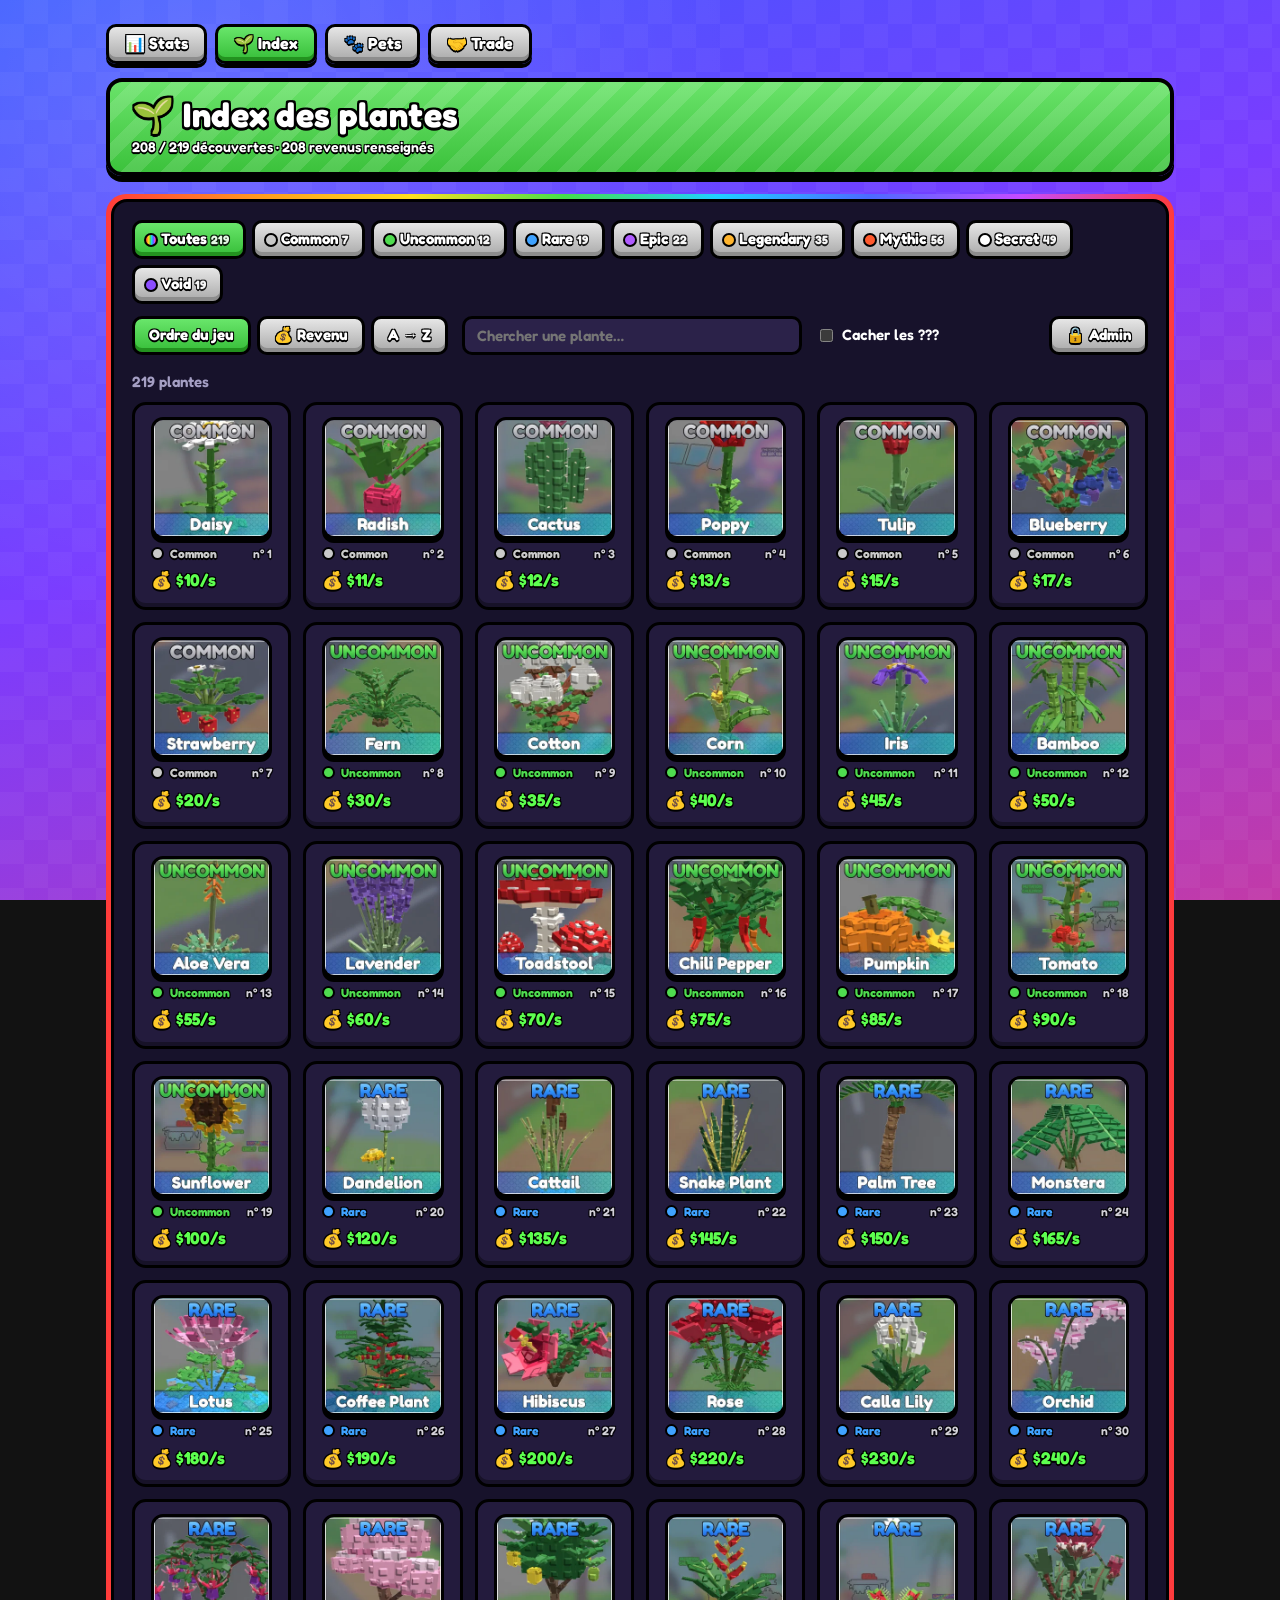
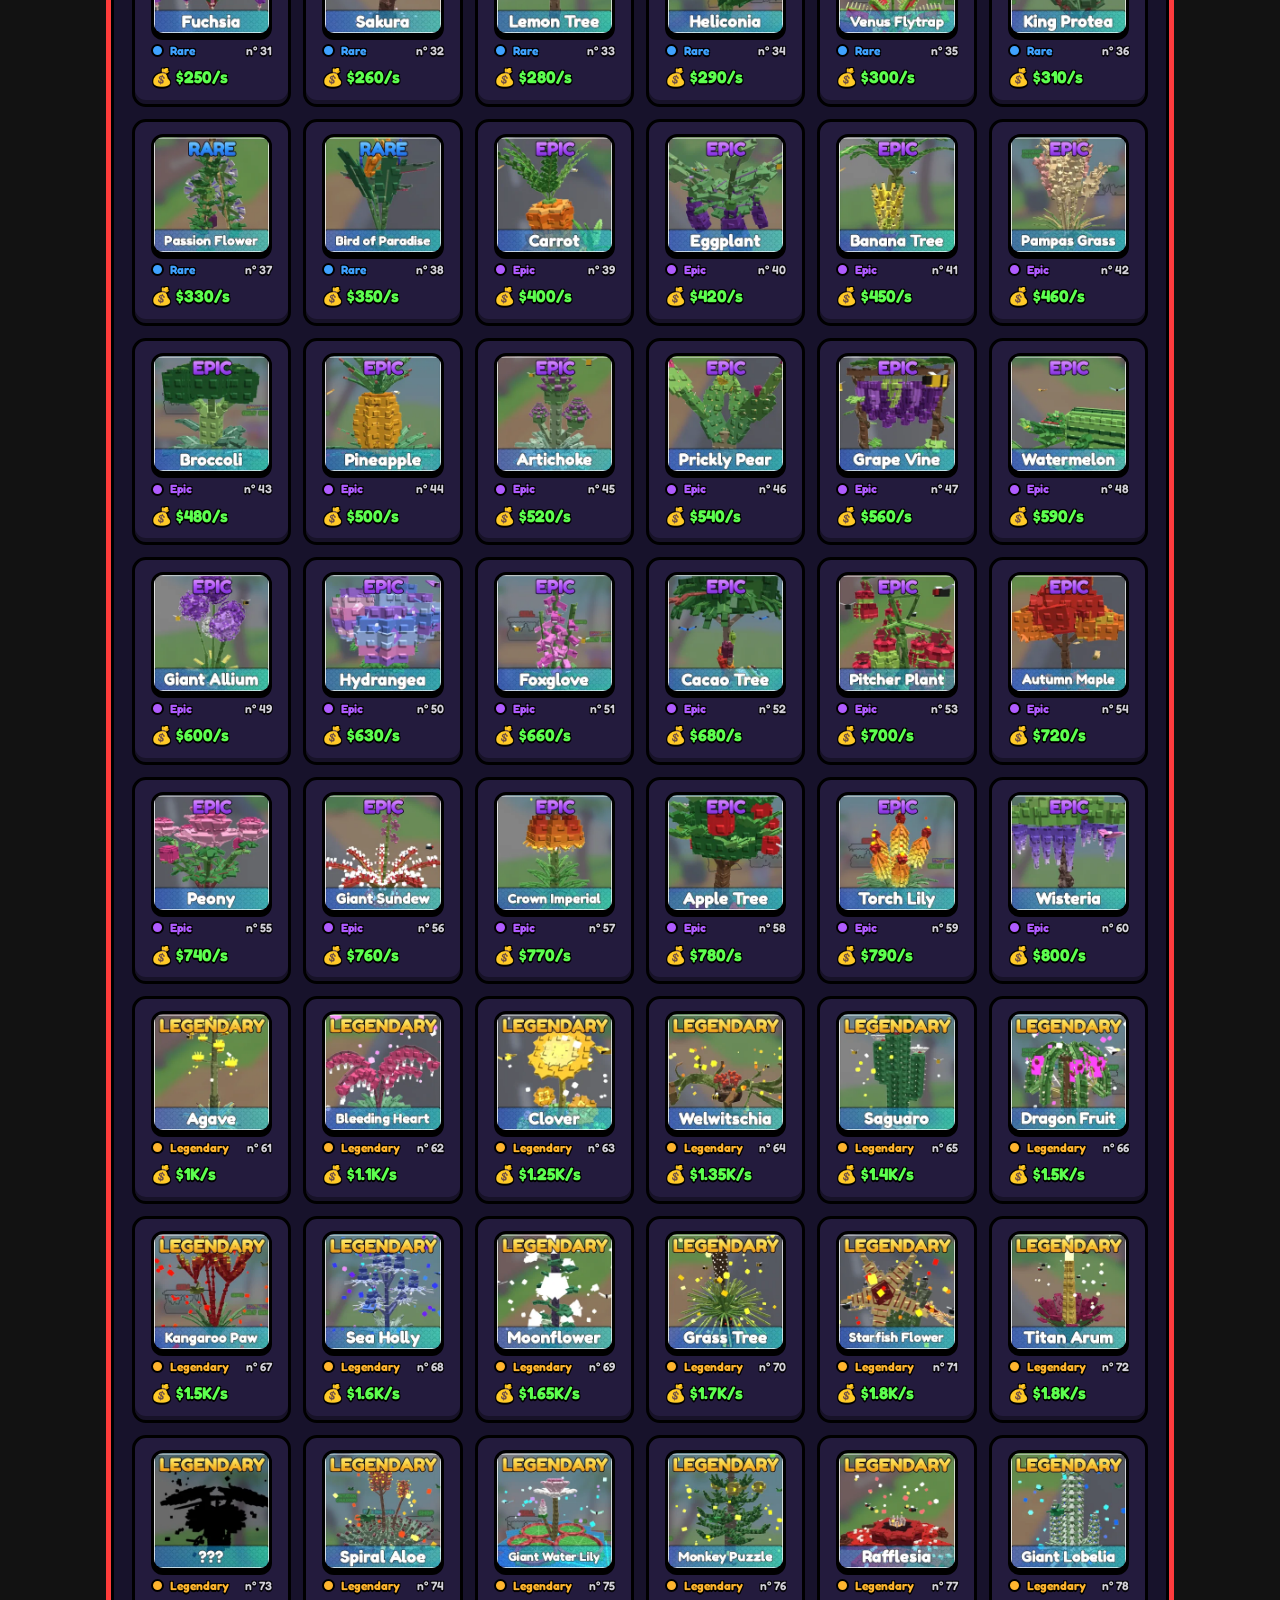
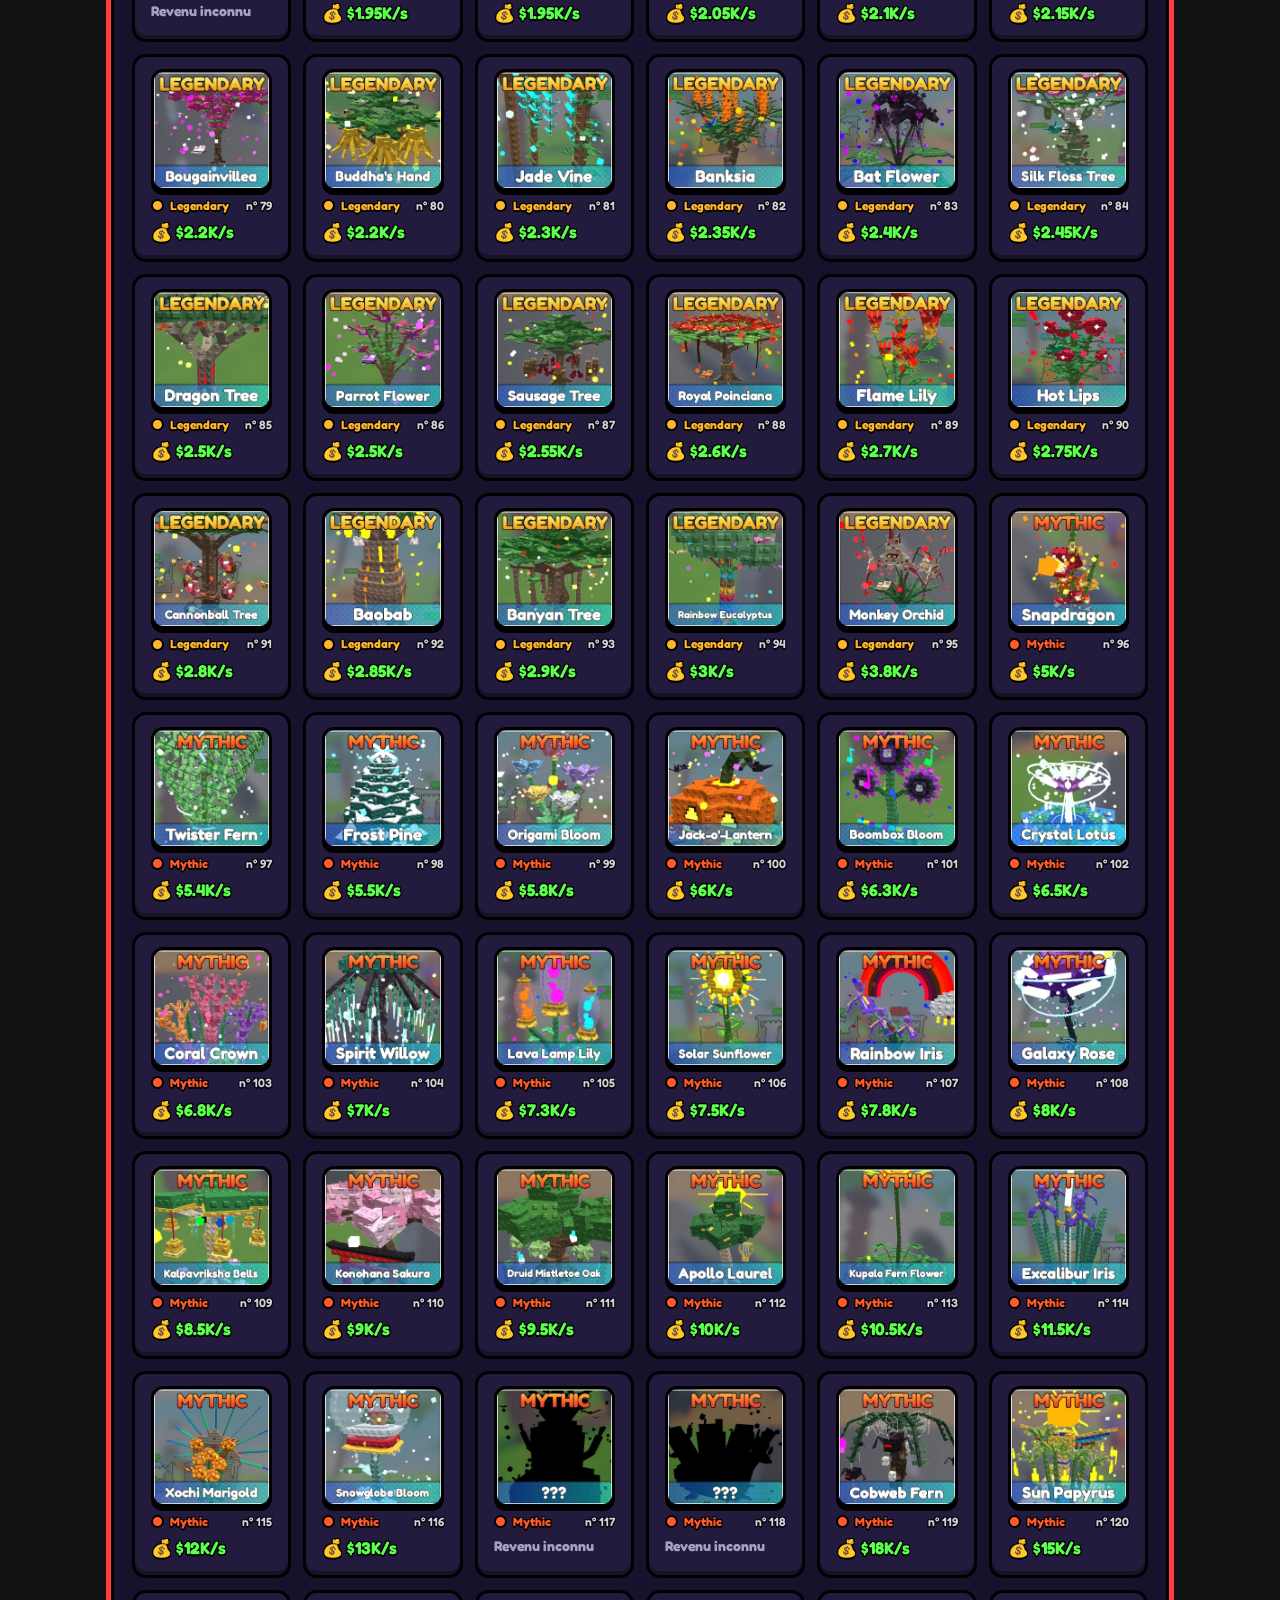
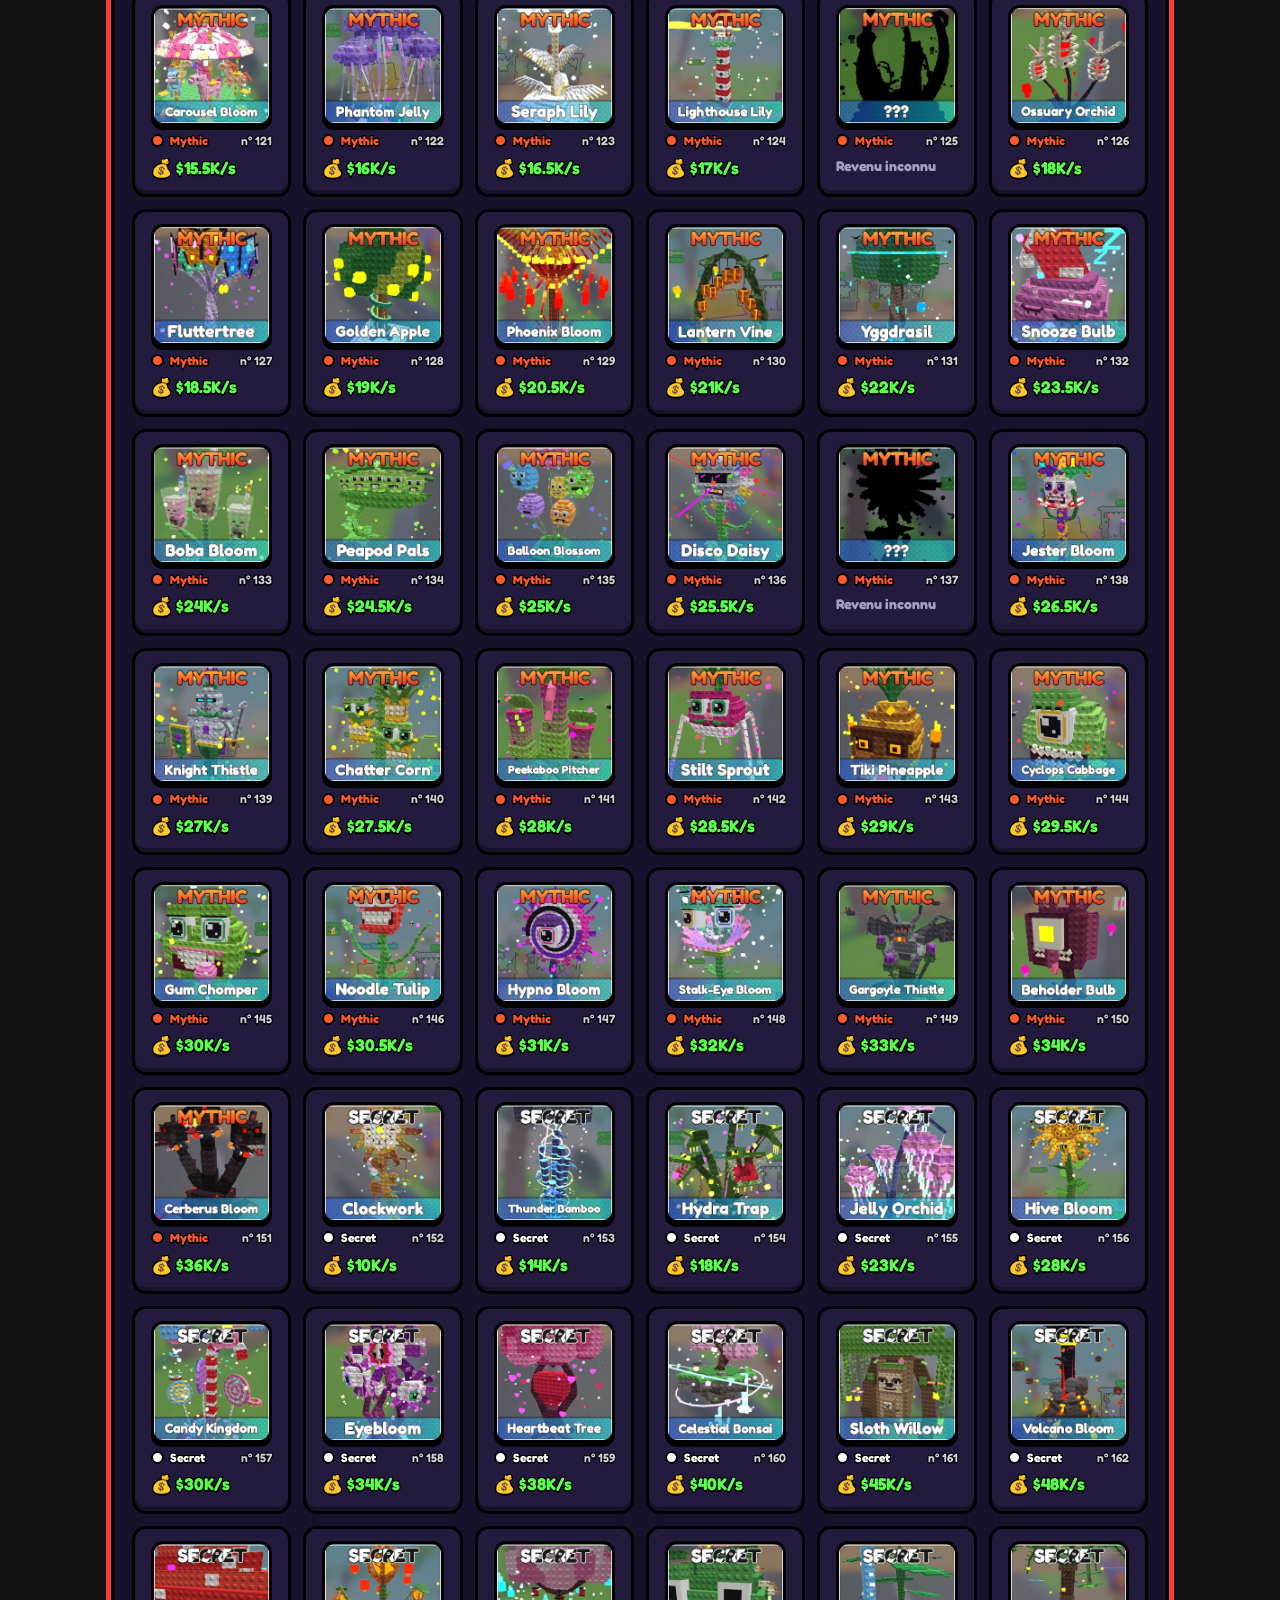
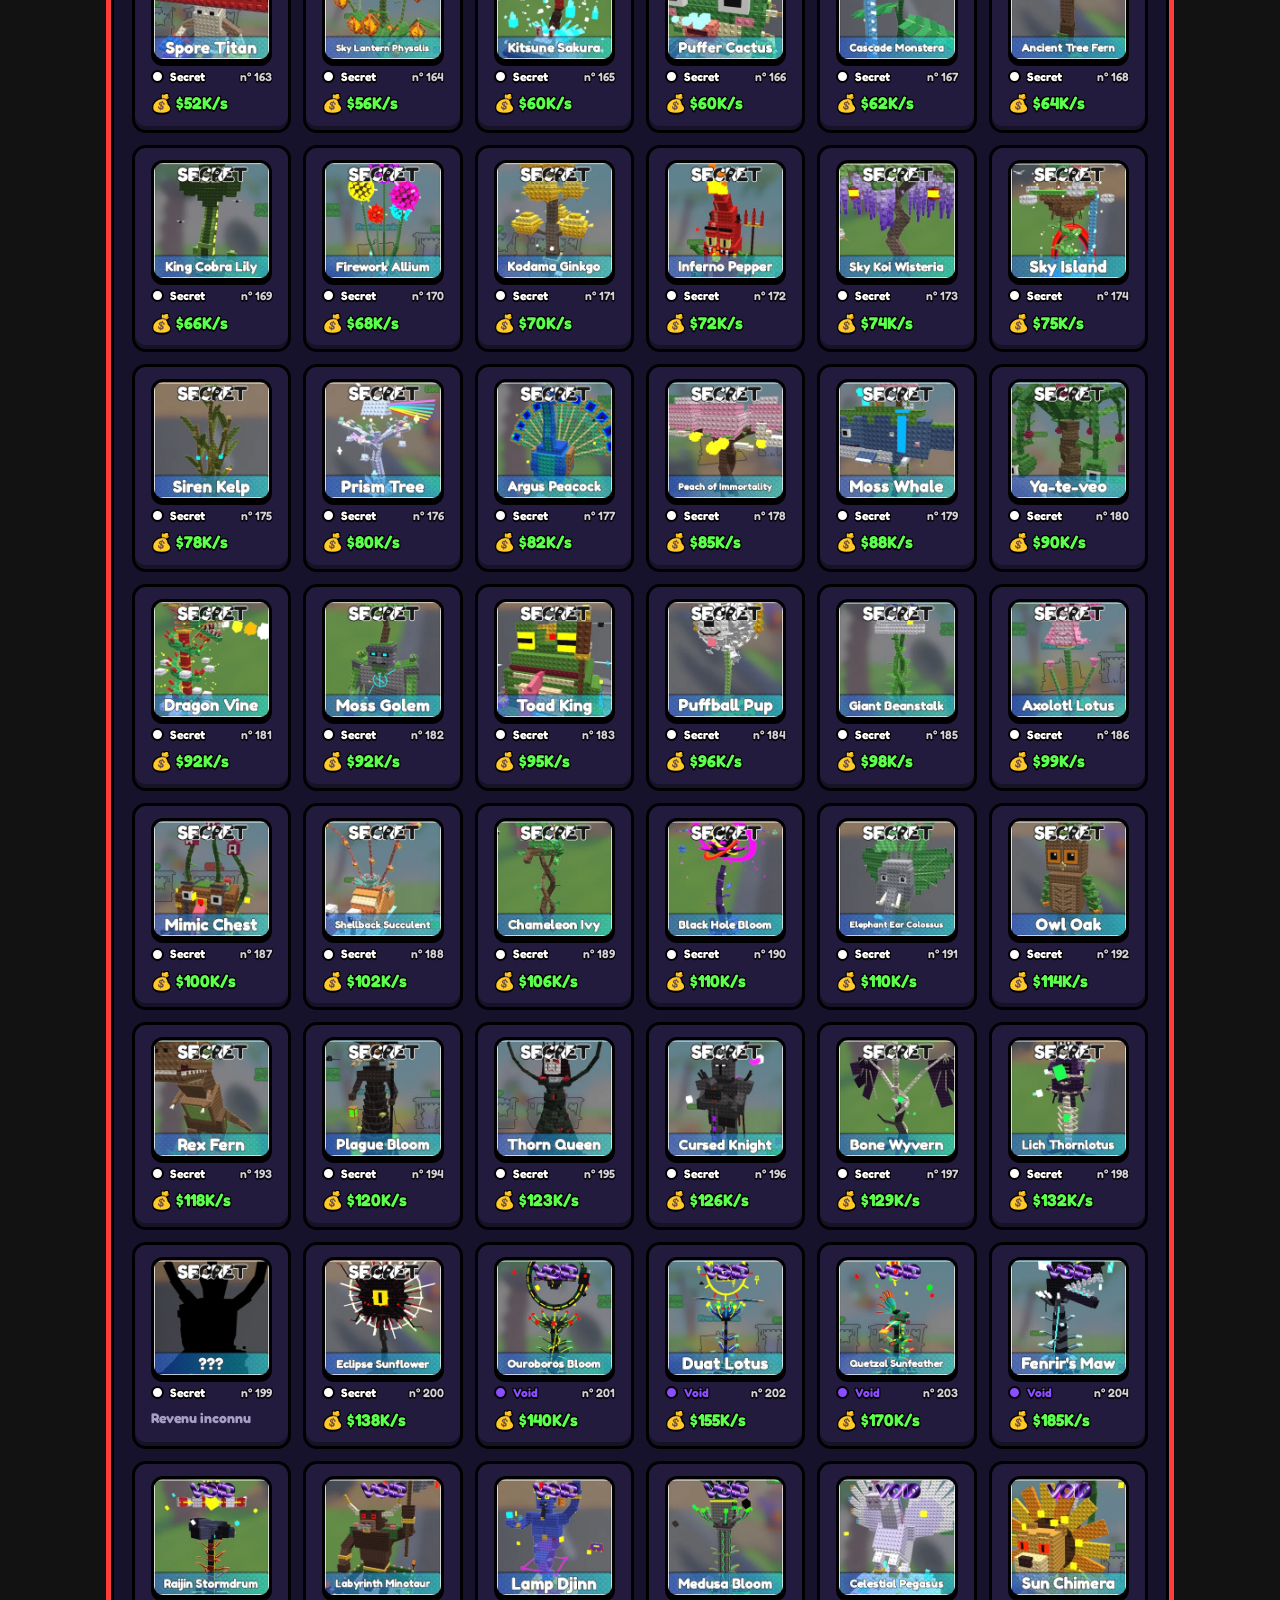
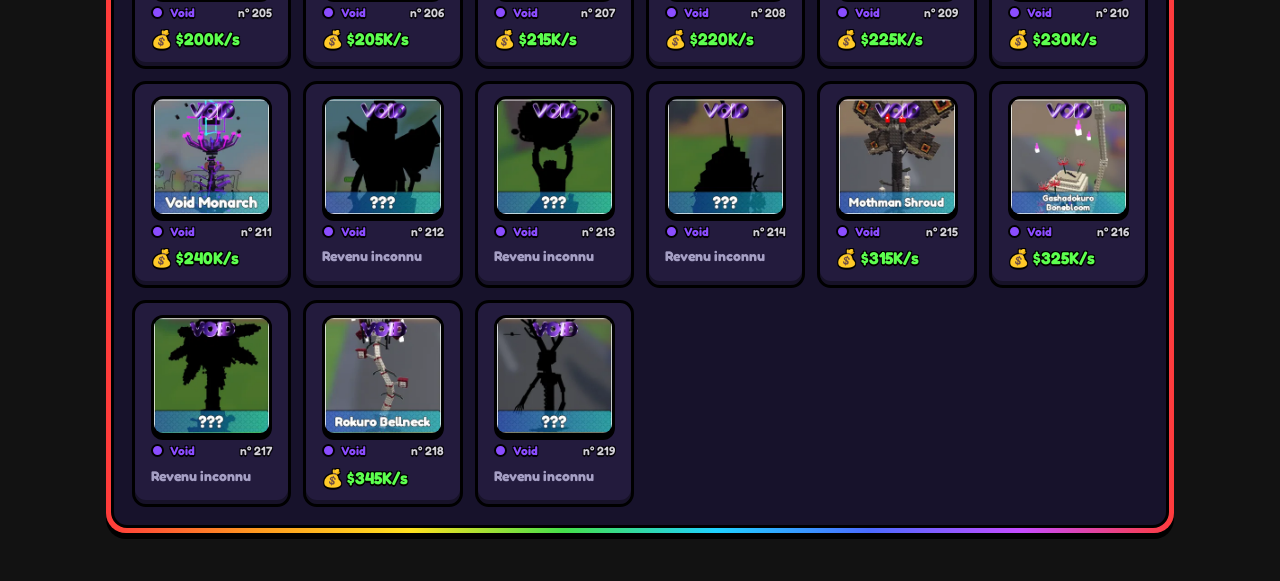
<file: plantes.html>
<!doctype html>
<html lang="fr">
<head>
<meta charset="utf-8">
<meta name="viewport" content="width=device-width, initial-scale=1">
<title>Shop Bot · Index des plantes</title>
<link rel="preconnect" href="https://fonts.googleapis.com">
<link href="https://fonts.googleapis.com/css2?family=Fredoka:wght@500;600;700&display=swap" rel="stylesheet">
<link rel="stylesheet" href="style.css?v=2">
<style>
  .plant .inc { font-size: 17px; font-weight: 700; color: var(--money); text-shadow: var(--stroke-sm); font-variant-numeric: tabular-nums; }
  .plant .inc.none { color: var(--muted); font-size: 14px; text-shadow: none; }
</style>
</head>
<body>
<main>
  <nav class="tabs"><a href="./">📊 Stats</a><a href="plantes.html" aria-current="page">🌱 Index</a><a href="pets.html">🐾 Pets</a><a href="trade.html">🤝 Trade</a></nav>
  <header class="banner">
    <h1 class="stroke">🌱 Index des plantes</h1>
    <p class="sub" id="sub"></p>
  </header>

  <div class="frame"><div class="inner">
    <div class="filters">
      <div class="seg rar" id="rarSeg" role="group" aria-label="Rareté"></div>
    </div>
    <div class="tools">
      <div class="seg" id="sortSeg" role="group" aria-label="Trier par">
        <button data-v="index" aria-pressed="true">Ordre du jeu</button>
        <button data-v="income" aria-pressed="false">💰 Revenu</button>
        <button data-v="name" aria-pressed="false">A → Z</button>
      </div>
      <input type="search" id="search" placeholder="Chercher une plante…" aria-label="Chercher une plante">
      <label class="check"><input type="checkbox" id="hideUnknown"> Cacher les ???</label>
      <div class="seg admin-open"><button id="adminBtn" aria-haspopup="dialog">🔒 Admin</button></div>
    </div>
    <p class="count" id="count"></p>
    <div class="grid" id="grid"></div>
    <div class="savebar" id="savebar" hidden>
      <div class="msg" id="saveMsg" role="status"></div>
      <div class="act"><button id="saveBtn">💾 Enregistrer</button><button class="gray" id="quitEdit">Quitter l'édition</button></div>
    </div>
  </div></div>
</main>
<dialog id="admin" aria-labelledby="adminTitle"><div id="adminBody"></div></dialog>

<script src="commun.js?v=2"></script>
<script src="plantes.js"></script>
<script>
const RARITIES = ["Common", "Uncommon", "Rare", "Epic", "Legendary", "Mythic", "Secret", "Void"];
const state = { rarity: "all", sort: "index", q: "", hideUnknown: false, edit: false };
let edits = {};  // modifications pas encore enregistrées : { id: { income?, name? } }

// --- revenus : « 1.5K », « 2M », « 3,2 B »… ↔ nombre par seconde ---
const UNITS = [["Sx", 1e21], ["Qi", 1e18], ["Qa", 1e15], ["T", 1e12], ["B", 1e9], ["M", 1e6], ["K", 1e3]];
function parseIncome(s) {
  const m = String(s).trim().replace(/\s/g, "").replace(",", ".").replace(/^\$/, "").replace(/\/s$/i, "")
    .match(/^(\d+(?:\.\d+)?)(k|m|b|t|qa|qi|sx)?$/i);
  if (!m) return null;
  const unit = m[2] ? UNITS.find(([u]) => u.toLowerCase() === m[2].toLowerCase())[1] : 1;
  return Math.round(Number(m[1]) * unit * 100) / 100;
}
function fmtIncome(n) {
  const [u, v] = UNITS.find(([, v]) => n >= v) || ["", 1];
  return "$" + (n / v).toLocaleString("en-US", { maximumFractionDigits: n / v < 10 ? 2 : 1 }) + u;
}
console.assert(parseIncome("1.5K") === 1500 && parseIncome("$2,5 m/s") === 2.5e6 && parseIncome("abc") === null && fmtIncome(1500) === "$1.5K");

const data = () => window.PLANT_DATA || {};
const nameOf = p => (data()[p.id] && data()[p.id].name) || p.name;
const incomeOf = p => data()[p.id] && data()[p.id].income;

function render() {
  const plants = window.PLANTS || [];
  const known = plants.filter(p => nameOf(p) !== "???").length, withIncome = plants.filter(incomeOf).length;
  document.getElementById("sub").textContent = `${known} / ${plants.length} découvertes · ${withIncome} revenus renseignés`;

  document.getElementById("rarSeg").innerHTML = [["all", "Toutes", plants.length], ...RARITIES.map(r => [r, r, plants.filter(p => p.rarity === r).length])]
    .map(([v, label, n]) => `<button data-v="${v}" class="ra-${v}" aria-pressed="${state.rarity === v}">${label} <small>${n}</small></button>`).join("");

  const q = state.q.toLowerCase();
  let list = plants.filter(p => (state.rarity === "all" || p.rarity === state.rarity)
    && (!state.hideUnknown || nameOf(p) !== "???") && (!q || nameOf(p).toLowerCase().includes(q)));
  if (state.sort === "income") list = [...list].sort((a, b) => (incomeOf(b) || -1) - (incomeOf(a) || -1) || a.id - b.id);
  if (state.sort === "name") list = [...list].sort((a, b) => (nameOf(a) === "???") - (nameOf(b) === "???") || nameOf(a).localeCompare(nameOf(b)));
  document.getElementById("count").textContent = `${list.length} plante${list.length > 1 ? "s" : ""}`;

  document.getElementById("grid").innerHTML = list.map(p => {
    const name = nameOf(p), inc = incomeOf(p), e = edits[p.id] || {};
    const renamed = p.name === "???" && name !== "???";  // découverte depuis la capture : l'image montre encore « ??? »
    return `<div class="box plant ra-${p.rarity}">
      <img src="plantes/${String(p.id).padStart(3, "0")}.webp" alt="${esc(name)} (${p.rarity})" loading="lazy" width="256" height="256">
      <div class="rn">${p.rarity}<span>n° ${p.id}</span></div>
      ${renamed ? `<div class="found">${esc(name)}</div>` : ""}
      ${state.edit ? `
        ${p.name === "???" ? `<input data-id="${p.id}" data-f="name" placeholder="Nom une fois découverte" value="${esc(e.name ?? (renamed ? name : ""))}"
          class="${e.name !== undefined ? "changed" : ""}" aria-label="Nom de la plante n° ${p.id}">` : ""}
        <input data-id="${p.id}" data-f="income" placeholder="Revenu/s (ex : 1.5K)" inputmode="decimal"
          value="${esc(e.income ?? (inc ? fmtIncome(inc).slice(1) : ""))}" class="${e.income !== undefined ? (parseIncome(e.income) === null && e.income !== "" ? "bad" : "changed") : ""}"
          aria-label="Revenu par seconde de ${esc(name)}">`
      : `<div class="inc${inc ? "" : " none"}">${inc ? "💰 " + fmtIncome(inc) + "/s" : "Revenu inconnu"}</div>`}
    </div>`;
  }).join("") || `<p class="hint">Aucune plante ne correspond.</p>`;

  const n = Object.keys(edits).length;
  document.getElementById("savebar").hidden = !state.edit;
  document.getElementById("saveBtn").disabled = !n;
  if (state.edit && !document.getElementById("saveMsg").dataset.keep)
    document.getElementById("saveMsg").textContent = n ? `${n} plante${n > 1 ? "s" : ""} modifiée${n > 1 ? "s" : ""}, pas encore enregistrée${n > 1 ? "s" : ""}` : "Tape les revenus de base (ex : 250, 1.5K, 2M), puis Enregistrer.";
}

for (const [id, key] of [["rarSeg", "rarity"], ["sortSeg", "sort"]]) {
  document.getElementById(id).addEventListener("click", e => {
    const b = e.target.closest("button"); if (!b) return;
    state[key] = b.dataset.v;
    document.querySelectorAll(`#${id} button`).forEach(x => x.setAttribute("aria-pressed", x === b));
    render();
  });
}
document.getElementById("search").addEventListener("input", e => { state.q = e.target.value.trim(); render(); });
document.getElementById("hideUnknown").addEventListener("change", e => { state.hideUnknown = e.target.checked; render(); });

// saisie en mode édition : on garde la modification sans redessiner (le curseur reste dans le champ)
document.getElementById("grid").addEventListener("input", e => {
  const i = e.target.closest("input[data-id]"); if (!i) return;
  const id = i.dataset.id, f = i.dataset.f, v = i.value.trim();
  const p = window.PLANTS[id - 1], cur = f === "name" ? (nameOf(p) === "???" ? "" : nameOf(p)) : (incomeOf(p) ? fmtIncome(incomeOf(p)).slice(1) : "");
  edits[id] = { ...edits[id], [f]: v };
  if (v === cur) delete edits[id][f];
  if (!Object.keys(edits[id]).length) delete edits[id];
  i.className = v === cur ? "" : f === "income" && v && parseIncome(v) === null ? "bad" : "changed";
  document.getElementById("saveMsg").dataset.keep = "";
  const n = Object.keys(edits).length;
  document.getElementById("saveBtn").disabled = !n;
  document.getElementById("saveMsg").textContent = n ? `${n} plante${n > 1 ? "s" : ""} modifiée${n > 1 ? "s" : ""}, pas encore enregistrée${n > 1 ? "s" : ""}` : "";
});

const saveMsg = html => { const m = document.getElementById("saveMsg"); m.innerHTML = html; m.dataset.keep = "1"; };
document.getElementById("saveBtn").onclick = async () => {
  const bad = Object.entries(edits).filter(([, e]) => e.income && parseIncome(e.income) === null);
  if (bad.length) return saveMsg(`<span class="err">Revenu illisible pour ${bad.map(([id]) => esc(nameOf(window.PLANTS[id - 1]))).join(", ")} : écris par exemple 250, 1.5K ou 2M.</span>`);
  const btn = document.getElementById("saveBtn"); btn.disabled = true; saveMsg("Enregistrement…");
  try {
    await editDataFile("plantes_admin.js", "PLANT_DATA", d => {
      for (const [id, e] of Object.entries(edits)) {
        const row = { ...d[id] };
        if (e.income) row.income = parseIncome(e.income); else if (e.income === "") delete row.income;
        if (e.name) row.name = e.name; else if (e.name === "") delete row.name;
        Object.keys(row).length ? d[id] = row : delete d[id];
      }
    }, "Index : revenus et noms");
    const n = Object.keys(edits).length; edits = {};
    render(); saveMsg(`<span class="ok">✅ ${n} plante${n > 1 ? "s" : ""} enregistrée${n > 1 ? "s" : ""} (visible par tous dans 1 à 2 min)</span>`);
  } catch (err) { btn.disabled = false; saveMsg(`<span class="err">❌ Pas enregistré : ${esc(err.message)}</span>`); }
};
document.getElementById("quitEdit").onclick = () => {
  if (Object.keys(edits).length && !confirm("Quitter sans enregistrer les modifications ?")) return;
  edits = {}; state.edit = false; document.getElementById("adminBtn").textContent = "🔒 Admin"; render();
};

// --- connexion admin (même clé GitHub que la page Stats) ---
const dlg = document.getElementById("admin"), adminBody = document.getElementById("adminBody");
dlg.addEventListener("click", e => { if (e.target === dlg) dlg.close(); });
function startEdit() {
  state.edit = true; document.getElementById("adminBtn").textContent = "✏️ Édition";
  document.getElementById("saveMsg").dataset.keep = ""; render();
}
document.getElementById("adminBtn").onclick = () => {
  if (state.edit) return;
  if (store.get("gh_token")) return startEdit();
  adminBody.innerHTML = `
    <h2 id="adminTitle">🔒 Admin</h2>
    <p class="hint" style="margin:0">Réservé au propriétaire : il faut ta clé GitHub (la même que pour la page Stats). Elle reste dans ce navigateur et n'est jamais publiée.</p>
    <label>Clé GitHub<input type="password" id="tokIn" autocomplete="off" placeholder="github_pat_…"></label>
    <div class="act"><button id="loginBtn">Se connecter</button><button class="gray" id="closeBtn">Fermer</button></div>
    <div class="msg" id="adminMsg" role="status"></div>
    ${TOKEN_HELP}`;
  dlg.showModal();
};
adminBody.onclick = async e => {
  const b = e.target.closest("button"); if (!b) return;
  if (b.id === "closeBtn") return dlg.close();
  if (b.id !== "loginBtn") return;
  const tok = document.getElementById("tokIn").value.trim(), msg = document.getElementById("adminMsg");
  if (!tok) return msg.innerHTML = '<span class="err">Colle ta clé GitHub.</span>';
  b.disabled = true; msg.textContent = "Vérification…";
  store.set("gh_token", tok);
  try { await gh("/contents/plantes_admin.js"); }
  catch (err) { store.set("gh_token", null); b.disabled = false; return msg.innerHTML = `<span class="err">❌ ${esc(err.message)}</span>`; }
  dlg.close(); startEdit();
};

// revenus et noms découverts : toujours la version fraîche (le navigateur garde sinon une copie 10 min)
function refreshData() {
  return new Promise(done => {
    const s = document.createElement("script");
    s.src = "plantes_admin.js?t=" + Date.now();
    s.onload = s.onerror = () => { s.remove(); done(); };
    document.body.appendChild(s);
  }).then(() => { if (!Object.keys(edits).length) render(); });
}
setInterval(refreshData, 60e3);
render();
refreshData();
</script>
</body>
</html>
</file>
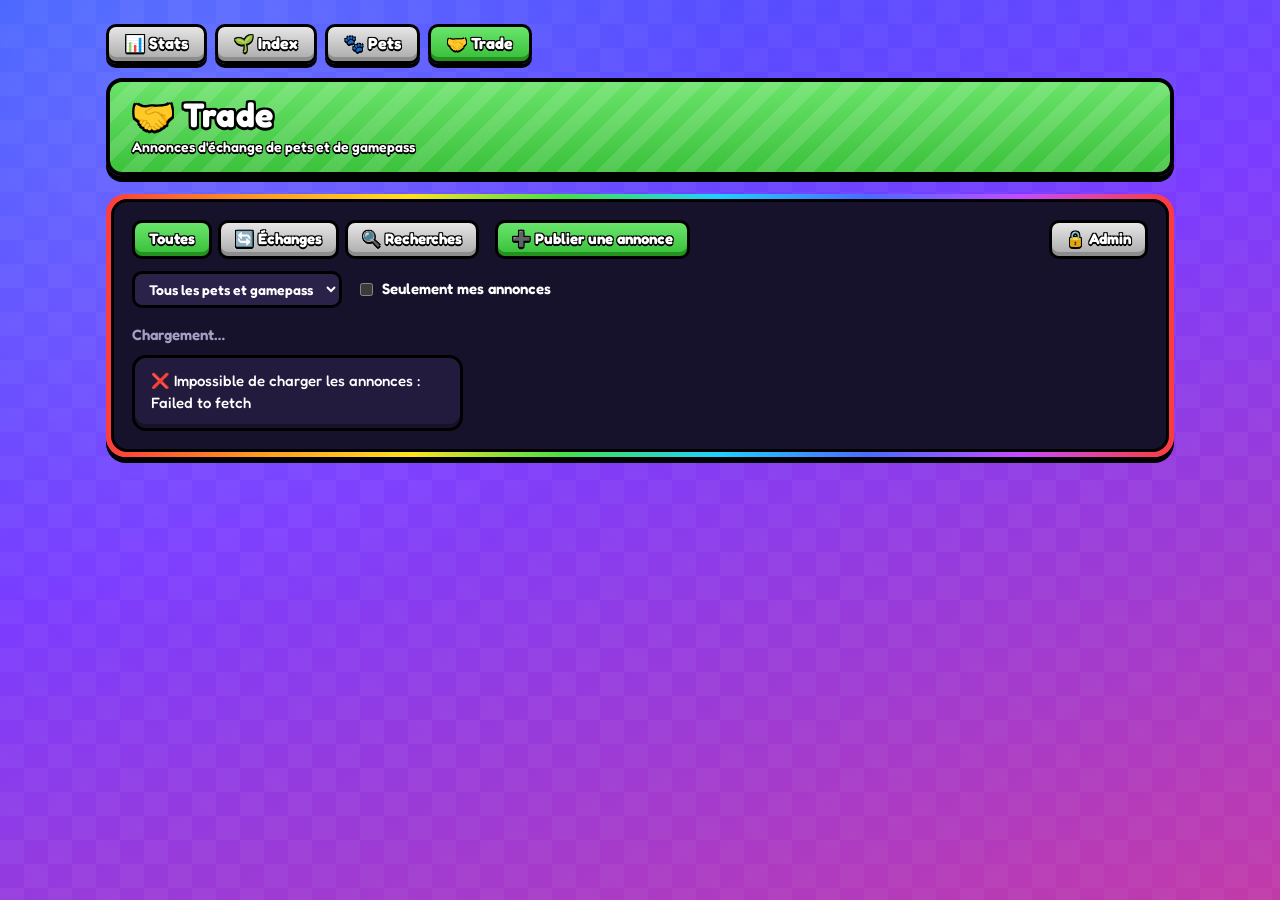
<file: trade.html>
<!doctype html>
<html lang="fr">
<head>
<meta charset="utf-8">
<meta name="viewport" content="width=device-width, initial-scale=1">
<title>Shop Bot · Trade</title>
<link rel="preconnect" href="https://fonts.googleapis.com">
<link href="https://fonts.googleapis.com/css2?family=Fredoka:wght@500;600;700&display=swap" rel="stylesheet">
<link rel="stylesheet" href="style.css?v=2">
<style>
  .tools select, .form select, .form input, .form textarea {
    font: 600 14px "Fredoka", "Segoe UI", sans-serif; color: #fff; background: var(--row); border: 3px solid #000; border-radius: 10px; padding: 6px 10px; }
  .post-btn button { background: linear-gradient(#69e66b, #36bd38) !important; box-shadow: inset 0 -4px 0 var(--green-dk) !important; }
  .trades { display: grid; grid-template-columns: repeat(auto-fill, minmax(330px, 1fr)); gap: 12px; }
  .trade { display: grid; gap: 8px; }
  .trade .head { display: flex; align-items: center; gap: 8px; }
  .badge { font-size: 13px; font-weight: 700; padding: 2px 10px; border: 2px solid #000; border-radius: 8px; text-shadow: var(--stroke-sm); }
  .badge.trade { background: linear-gradient(#69e66b, #36bd38); } .badge.search { background: linear-gradient(#5aa9ff, #2f7fe0); }
  .trade .when { margin-left: auto; color: var(--muted); font-size: 13px; }
  .sides { display: grid; grid-template-columns: 1fr auto 1fr; align-items: center; gap: 8px; }
  .side h4 { margin: 0 0 4px; font-size: 12px; color: var(--muted); text-transform: uppercase; letter-spacing: .5px; }
  .chips { display: flex; flex-wrap: wrap; gap: 6px; min-height: 58px; align-items: flex-start; }
  .chip { width: 58px; text-align: center; font-size: 10px; font-weight: 600; line-height: 1.15; }
  .chip img { width: 58px; height: 58px; display: block; border-radius: 9px; border: 2px solid #000; background: var(--row); }
  .chip.none { color: var(--muted); font-size: 13px; width: auto; padding-top: 18px; }
  .arrow { font-size: 22px; text-shadow: var(--stroke-sm); }
  .who { font-size: 14px; font-weight: 600; display: flex; flex-wrap: wrap; gap: 4px 14px; }
  .who span { color: var(--muted); font-weight: 500; }
  .note { font-size: 14px; color: var(--ink-2); background: var(--row); border: 2px solid #000; border-radius: 8px; padding: 6px 10px; overflow-wrap: anywhere; }
  .trade .del { justify-self: end; }
  .trade .del button { font: 700 12px "Fredoka", sans-serif; color: #fff; cursor: pointer; padding: 3px 10px; border: 2px solid #000; border-radius: 8px; background: linear-gradient(#f2625d, #d0302b); }
  /* formulaire */
  .form { display: grid; gap: 12px; }
  .form .row { display: grid; gap: 4px; font-weight: 600; font-size: 14px; }
  .slots { display: flex; flex-wrap: wrap; gap: 6px; align-items: flex-start; }
  .slots .chip { cursor: pointer; position: relative; }
  .slots .chip::after { content: "✕"; position: absolute; top: -6px; right: -6px; width: 18px; height: 18px; border-radius: 50%; background: #d0302b;
                        border: 2px solid #000; font-size: 11px; line-height: 14px; color: #fff; }
  .slots .add { width: 58px; height: 58px; border: 2px dashed var(--muted); border-radius: 9px; background: none; color: var(--muted); font-size: 26px; cursor: pointer; }
  .slots .add[aria-pressed="true"] { border-color: var(--money); color: var(--money); }
  .picker { display: grid; grid-template-columns: repeat(auto-fill, minmax(70px, 1fr)); gap: 6px; max-height: 260px; overflow-y: auto;
            background: var(--panel-2); border: 3px solid #000; border-radius: 12px; padding: 8px; }
  .picker button { background: none; border: 0; padding: 0; color: #fff; cursor: pointer; font: 600 10px "Fredoka", sans-serif; text-align: center; }
  .picker button img { width: 100%; aspect-ratio: 1; border-radius: 9px; border: 2px solid #000; display: block; margin-bottom: 2px; }
  .picker button:hover img { border-color: var(--money); }
  .picker .grp { grid-column: 1 / -1; font-size: 12px; font-weight: 700; color: var(--muted); margin-top: 4px; }
  dialog#postDlg { width: min(640px, calc(100vw - 32px)); }
  #postBody { background: var(--panel); border: 3px solid #000; border-radius: 16px; padding: 18px; }
</style>
</head>
<body>
<main>
  <nav class="tabs"><a href="./">📊 Stats</a><a href="plantes.html">🌱 Index</a><a href="pets.html">🐾 Pets</a><a href="trade.html" aria-current="page">🤝 Trade</a></nav>
  <header class="banner">
    <h1 class="stroke">🤝 Trade</h1>
    <p class="sub" id="sub">Annonces d'échange de pets et de gamepass</p>
  </header>

  <div class="frame"><div class="inner">
    <div class="filters">
      <div class="seg" id="typeSeg" role="group" aria-label="Type d'annonce">
        <button data-v="all" aria-pressed="true">Toutes</button>
        <button data-v="trade" aria-pressed="false">🔄 Échanges</button>
        <button data-v="search" aria-pressed="false">🔍 Recherches</button>
      </div>
      <div class="seg post-btn"><button id="newBtn" aria-haspopup="dialog">➕ Publier une annonce</button></div>
      <div class="seg admin-open"><button id="adminBtn" aria-haspopup="dialog">🔒 Admin</button></div>
    </div>
    <div class="tools">
      <select id="itemFilter" aria-label="Filtrer par pet ou gamepass"></select>
      <label class="check"><input type="checkbox" id="mineOnly"> Seulement mes annonces</label>
    </div>
    <p class="count" id="count"></p>
    <div class="trades" id="list"></div>
  </div></div>
</main>

<dialog id="postDlg" aria-labelledby="postTitle"><div id="postBody"></div></dialog>
<dialog id="admin" aria-labelledby="adminTitle"><div id="adminBody"></div></dialog>

<script src="commun.js?v=2"></script>
<script src="pets.js"></script>
<script>
// adresse du serveur des trades (Netlify, dépôt shop-bot-trade) ; ?api=… permet de tester un autre serveur
const TRADE_API = new URLSearchParams(location.search).get("api") || "https://voluble-lebkuchen-e88cf9.netlify.app/api/trades";
const GAMEPASSES = ["VIP", "x2 Grow Speed", "x2 Money", "Watering Can", "Witch"];
const MAX_ITEMS = 4;
const state = { type: "all", item: "", mine: false };
let trades = [], loaded = false, loadError = "";
const mineKeys = () => { try { return JSON.parse(store.get("trade_keys") || "{}"); } catch { return {}; } };  // { id: clé de suppression }

// catalogue : gamepass + pets découverts (avec leur image)
function catalog() {
  const extra = window.PET_DATA || {};
  const pets = (window.PETS || []).map(p => ({ name: (extra[p.id] && extra[p.id].name) || p.name, img: `pets/${String(p.id).padStart(3, "0")}.webp`, rarity: p.rarity }))
    .filter(p => p.name !== "???");
  const gp = GAMEPASSES.map(n => ({ name: n, img: `gamepass/${n.toLowerCase().replace(/[^a-z0-9]+/g, "-")}.webp`, rarity: "Gamepass" }));
  return [...gp, ...pets];
}
const imgOf = name => (catalog().find(c => c.name === name) || {}).img || "";
const chip = name => `<div class="chip" title="${esc(name)}"><img src="${imgOf(name)}" alt="" loading="lazy">${esc(name)}</div>`;
const ago = t => { const m = Math.round((Date.now() - t) / 60e3);
  return m < 1 ? "à l'instant" : m < 60 ? `il y a ${m} min` : m < 1440 ? `il y a ${Math.round(m / 60)} h` : `il y a ${Math.round(m / 1440)} j`; };

function render() {
  const sel = document.getElementById("itemFilter");
  if (sel.options.length <= 1) sel.innerHTML = `<option value="">Tous les pets et gamepass</option>` +
    catalog().map(c => `<option${c.name === state.item ? " selected" : ""}>${esc(c.name)}</option>`).join("");
  const keys = mineKeys(), admin = !!store.get("trade_admin_key");
  const list = trades.filter(t => (state.type === "all" || t.type === state.type)
    && (!state.item || t.offer.includes(state.item) || t.want.includes(state.item)) && (!state.mine || keys[t.id]));
  document.getElementById("count").textContent = !TRADE_API ? "" : loaded ? `${list.length} annonce${list.length > 1 ? "s" : ""}` : "Chargement…";
  document.getElementById("list").innerHTML = !TRADE_API
    ? `<div class="box empty">Le serveur des trades n'est pas encore branché.</div>`
    : loadError ? `<div class="box empty">❌ ${esc(loadError)}</div>`
    : list.map(t => `<article class="box trade">
      <div class="head"><span class="badge ${t.type}">${t.type === "trade" ? "🔄 J'échange" : "🔍 Je recherche"}</span><span class="when">${ago(t.at)}</span></div>
      <div class="sides">
        <div class="side"><h4>${t.type === "trade" ? "Je propose" : "J'offre"}</h4><div class="chips">${t.offer.map(chip).join("") || '<span class="chip none">à discuter</span>'}</div></div>
        <div class="arrow">➡️</div>
        <div class="side"><h4>Je veux</h4><div class="chips">${t.want.map(chip).join("") || '<span class="chip none">à discuter</span>'}</div></div>
      </div>
      <div class="who">🎮 ${esc(t.roblox)}${t.discord ? ` <span>·</span> 💬 ${esc(t.discord)}` : ""}</div>
      ${t.note ? `<div class="note">${esc(t.note)}</div>` : ""}
      ${keys[t.id] || admin ? `<div class="del"><button data-del="${esc(t.id)}">🗑 Supprimer${keys[t.id] ? "" : " (admin)"}</button></div>` : ""}
    </article>`).join("") || `<div class="box empty">Aucune annonce pour l'instant.</div>`;
}

async function load() {
  if (!TRADE_API) return render();
  try {
    const r = await fetch(TRADE_API, { cache: "no-store" });
    if (!r.ok) throw new Error(`le serveur des trades a répondu ${r.status}`);
    trades = await r.json(); loaded = true; loadError = "";
  } catch (e) { loadError = "Impossible de charger les annonces : " + e.message; }
  render();
}

for (const [id, key] of [["typeSeg", "type"]]) {
  document.getElementById(id).addEventListener("click", e => {
    const b = e.target.closest("button"); if (!b) return;
    state[key] = b.dataset.v;
    document.querySelectorAll(`#${id} button`).forEach(x => x.setAttribute("aria-pressed", x === b));
    render();
  });
}
document.getElementById("itemFilter").addEventListener("change", e => { state.item = e.target.value; render(); });
document.getElementById("mineOnly").addEventListener("change", e => { state.mine = e.target.checked; render(); });

// --- suppression (l'auteur avec sa clé, ou l'admin) ---
document.getElementById("list").addEventListener("click", async e => {
  const b = e.target.closest("button[data-del]"); if (!b) return;
  if (!confirm("Supprimer cette annonce ?")) return;
  const id = b.dataset.del, keys = mineKeys();
  const headers = keys[id] ? { "X-Delete-Key": keys[id] } : { "X-Admin-Key": store.get("trade_admin_key") || "" };
  b.disabled = true;
  try {
    const r = await fetch(TRADE_API + "?id=" + encodeURIComponent(id), { method: "DELETE", headers });
    if (!r.ok) throw new Error((await r.json()).error || r.status);
    delete keys[id]; store.set("trade_keys", JSON.stringify(keys));
    trades = trades.filter(t => t.id !== id); render();
  } catch (err) { b.disabled = false; alert("Pas supprimée : " + err.message); }
});

// --- publier une annonce ---
const postDlg = document.getElementById("postDlg"), postBody = document.getElementById("postBody");
postDlg.addEventListener("click", e => { if (e.target === postDlg) postDlg.close(); });
let draft;
document.getElementById("newBtn").onclick = () => {
  if (!TRADE_API) return alert("Le serveur des trades n'est pas encore branché.");
  draft = { type: "trade", offer: [], want: [], side: "offer" };
  drawForm(); postDlg.showModal();
};
function drawForm(msg = "") {
  const side = (key, label) => `<div class="row">${label}
      <div class="slots">${draft[key].map((n, i) => `<div class="chip" data-rm="${key}:${i}" title="Retirer"><img src="${imgOf(n)}" alt="">${esc(n)}</div>`).join("")}
      ${draft[key].length < MAX_ITEMS ? `<button class="add" data-side="${key}" aria-pressed="${draft.side === key}" title="Ajouter">+</button>` : ""}</div></div>`;
  const groups = {};
  catalog().forEach(c => (groups[c.rarity] = groups[c.rarity] || []).push(c));
  postBody.innerHTML = `<div class="form">
    <h2 id="postTitle" style="margin:0">➕ Nouvelle annonce</h2>
    <div class="seg" id="ptype">${[["trade", "🔄 J'échange"], ["search", "🔍 Je recherche"]].map(([v, l]) =>
      `<button data-type="${v}" aria-pressed="${draft.type === v}">${l}</button>`).join("")}</div>
    ${side("offer", draft.type === "trade" ? "Je propose (4 max)" : "J'offre en échange (facultatif, 4 max)")}
    ${side("want", "Je veux (4 max)")}
    <div class="row">Clique sur un pet ou un gamepass pour l'ajouter à « ${draft.side === "offer" ? (draft.type === "trade" ? "Je propose" : "J'offre") : "Je veux"} » :
      <div class="picker">${Object.entries(groups).map(([g, items]) => `<div class="grp">${g}</div>` +
        items.map(c => `<button data-pick="${esc(c.name)}"><img src="${c.img}" alt="" loading="lazy">${esc(c.name)}</button>`).join("")).join("")}</div></div>
    <label class="row">Pseudo Roblox *<input id="fRoblox" maxlength="20" value="${esc(store.get("trade_roblox") || "")}" placeholder="TonPseudo"></label>
    <label class="row">Pseudo Discord (facultatif)<input id="fDiscord" maxlength="32" value="${esc(store.get("trade_discord") || "")}"></label>
    <label class="row">Message (facultatif)<textarea id="fNote" maxlength="200" rows="2"></textarea></label>
    <div class="act"><button id="sendBtn">📢 Publier</button><button class="gray" id="cancelBtn">Annuler</button></div>
    <div class="msg" id="postMsg" role="status">${msg}</div></div>`;
}
postBody.addEventListener("click", async e => {
  const b = e.target.closest("button, [data-rm]"); if (!b) return;
  const keep = () => ({ roblox: document.getElementById("fRoblox").value, discord: document.getElementById("fDiscord").value, note: document.getElementById("fNote").value });
  const redraw = () => { const k = keep(); drawForm(); document.getElementById("fRoblox").value = k.roblox; document.getElementById("fDiscord").value = k.discord; document.getElementById("fNote").value = k.note; };
  if (b.dataset.type) { draft.type = b.dataset.type; return redraw(); }
  if (b.dataset.side) { draft.side = b.dataset.side; return redraw(); }
  if (b.dataset.rm) { const [k, i] = b.dataset.rm.split(":"); draft[k].splice(i, 1); return redraw(); }
  if (b.dataset.pick) {
    const target = draft[draft.side].length < MAX_ITEMS ? draft.side : draft.side === "offer" ? "want" : "offer";
    if (draft[target].length >= MAX_ITEMS) { document.getElementById("postMsg").innerHTML = '<span class="err">4 pets maximum de chaque côté.</span>'; return; }
    draft[target].push(b.dataset.pick); draft.side = target; return redraw();
  }
  if (b.id === "cancelBtn") return postDlg.close();
  if (b.id !== "sendBtn") return;
  const k = keep(), msg = document.getElementById("postMsg");
  if (!draft.offer.length && !draft.want.length) return msg.innerHTML = '<span class="err">Ajoute au moins un pet ou gamepass.</span>';
  if (!/^[A-Za-z0-9_]{3,20}$/.test(k.roblox.trim())) return msg.innerHTML = '<span class="err">Pseudo Roblox invalide (3 à 20 lettres, chiffres ou _).</span>';
  b.disabled = true; msg.textContent = "Publication…";
  try {
    const r = await fetch(TRADE_API, { method: "POST", headers: { "Content-Type": "application/json" },
      body: JSON.stringify({ type: draft.type, offer: draft.offer, want: draft.want, roblox: k.roblox.trim(), discord: k.discord.trim(), note: k.note.trim() }) });
    const out = await r.json();
    if (!r.ok) throw new Error(out.error || r.status);
    const keys = mineKeys(); keys[out.id] = out.deleteKey; store.set("trade_keys", JSON.stringify(keys));  // pour pouvoir la supprimer plus tard
    store.set("trade_roblox", k.roblox.trim()); store.set("trade_discord", k.discord.trim());
    postDlg.close(); load();
  } catch (err) { b.disabled = false; msg.innerHTML = `<span class="err">❌ ${esc(err.message)}</span>`; }
});

// --- admin : mot de passe des trades (variable ADMIN_KEY sur Netlify), gardé dans ce navigateur ---
const dlg = document.getElementById("admin"), adminBody = document.getElementById("adminBody");
dlg.addEventListener("click", e => { if (e.target === dlg) dlg.close(); });
function drawAdmin() {
  const on = !!store.get("trade_admin_key");
  adminBody.innerHTML = `<h2 id="adminTitle">${on ? "🔓" : "🔒"} Admin des trades</h2>
    <p class="hint" style="margin:0">${on ? "Connecté : un bouton Supprimer apparaît sur toutes les annonces." : "Mot de passe défini sur Netlify (ADMIN_KEY). Il reste dans ce navigateur."}</p>
    ${on ? "" : `<label>Mot de passe<input type="password" id="admKey" autocomplete="off"></label>`}
    <div class="act">${on ? `<button class="red" id="admOut">Se déconnecter</button>` : `<button id="admIn">Se connecter</button>`}<button class="gray" id="closeBtn">Fermer</button></div>`;
}
document.getElementById("adminBtn").onclick = () => { drawAdmin(); dlg.showModal(); };
adminBody.onclick = e => {
  const b = e.target.closest("button"); if (!b) return;
  if (b.id === "admIn") store.set("trade_admin_key", document.getElementById("admKey").value.trim());
  if (b.id === "admOut") store.set("trade_admin_key", null);
  dlg.close(); render();
};

// pets découverts à jour, puis annonces toutes les 30 s
new Promise(done => { const s = document.createElement("script"); s.src = "pets_admin.js?t=" + Date.now(); s.onload = s.onerror = done; document.body.appendChild(s); })
  .then(() => { document.getElementById("itemFilter").innerHTML = ""; load(); });
setInterval(load, 30e3);
render();
</script>
</body>
</html>
</file>
<file: style.css>
/* Après une modification : augmenter le ?v= des liens vers style.css et commun.js dans les pages (sinon le navigateur garde l'ancienne version). */
/* Style commun aux pages du site (thème boutique Roblox) */
/* Thème « boutique Roblox » : un seul thème sombre, comme les menus du jeu */
:root {
  color-scheme: dark;
  --panel: #17122b; --panel-2: #231b3d; --row: #2b2249; --line: #3b3160;
  --ink: #ffffff; --ink-2: #d6d0f0; --muted: #a59fc4;
  --green-dk: #23921f; --red-dk: #9c1f1b; --gray-dk: #8d8d8d;
  --money: #5dff4f; --bar: #47d64a;
  --eggs: #3987e5; --seed: #d95926;
  --rainbow: linear-gradient(90deg, #ff3b3b, #ff9a1f, #ffe11f, #45e04a, #1fd1ff, #4b6bff, #c64bff, #ff3b3b);
  --stroke: 0 3px 0 #000, 2px 2px 0 #000, -2px 2px 0 #000, 2px -2px 0 #000, -2px -2px 0 #000, 0 -2px 0 #000, 2px 0 0 #000, -2px 0 0 #000;
  --stroke-sm: 0 2px 0 #000, 1px 1px 0 #000, -1px 1px 0 #000, 1px -1px 0 #000, -1px -1px 0 #000;
}
* { box-sizing: border-box; }
body {
  margin: 0; color: var(--ink); font: 500 15px/1.45 "Fredoka", "Segoe UI", system-ui, sans-serif;
  background:
    radial-gradient(circle at 15% 10%, rgba(255,255,255,.14), transparent 40%),
    repeating-conic-gradient(rgba(255,255,255,.035) 0 25%, transparent 0 50%) 0 0 / 48px 48px,
    linear-gradient(160deg, #3b5bff 0%, #7a3cff 45%, #c23aa8 100%);
  background-attachment: fixed;
}
main { max-width: 1100px; margin: 0 auto; padding: 24px 16px 48px; }
.stroke { color: #fff; text-shadow: var(--stroke); }

/* bandeau vert façon « Egg Shop » */
.banner {
  position: relative; border: 4px solid #000; border-radius: 16px; padding: 14px 22px;
  background: repeating-linear-gradient(-45deg, rgba(255,255,255,.12) 0 14px, transparent 14px 28px), linear-gradient(#6ae36a, #3cc23c);
  box-shadow: 0 6px 0 #000;
}
.banner h1 { margin: 0; font-size: 34px; font-weight: 700; letter-spacing: .5px; line-height: 1.1; padding-right: 150px; }
.banner .sub { margin: 4px 0 0; font-size: 14px; font-weight: 600; text-shadow: var(--stroke-sm); padding-right: 150px; }
.status { position: absolute; top: 50%; right: 18px; transform: translateY(-50%); text-align: right; }
.status .pill { display: inline-flex; align-items: center; gap: 8px; padding: 6px 14px 8px; border: 3px solid #000; border-radius: 10px;
                font-weight: 700; font-size: 18px; color: #fff; text-shadow: var(--stroke-sm); }
.status .on { background: linear-gradient(#69e66b, #36bd38); box-shadow: inset 0 -4px 0 var(--green-dk); }
.status .off { background: linear-gradient(#f2625d, #d0302b); box-shadow: inset 0 -4px 0 var(--red-dk); }
.status .led { width: 12px; height: 12px; border-radius: 50%; border: 2px solid #000; background: #fff; }
.status .on .led { animation: pulse 1.6s ease-in-out infinite; }
@keyframes pulse { 50% { opacity: .35; } }
@media (prefers-reduced-motion: reduce) { .status .on .led { animation: none; } }
.status .since { display: block; margin-top: 4px; font-size: 12px; font-weight: 600; text-shadow: var(--stroke-sm); }

/* cadre arc-en-ciel autour du contenu, comme la fenêtre de la boutique */
.frame { margin-top: 18px; padding: 5px; border-radius: 20px; background: var(--rainbow); box-shadow: 0 6px 0 #000; }
.frame > .inner { background: var(--panel); border: 3px solid #000; border-radius: 16px; padding: 18px; }

.filters { display: flex; flex-wrap: wrap; gap: 10px 16px; align-items: center; margin-bottom: 18px; }
.seg { display: inline-flex; flex-wrap: wrap; gap: 6px; }
.seg button {
  font: 700 15px "Fredoka", "Segoe UI", sans-serif; color: #fff; text-shadow: var(--stroke-sm); cursor: pointer;
  padding: 6px 14px 8px; border: 3px solid #000; border-radius: 10px;
  background: linear-gradient(#e6e6e6, #a9a9a9); box-shadow: inset 0 -4px 0 var(--gray-dk);
}
.seg button:hover { filter: brightness(1.08); }
.seg button:active { transform: translateY(2px); }
.seg button[aria-pressed="true"] { background: linear-gradient(#69e66b, #36bd38); box-shadow: inset 0 -4px 0 var(--green-dk); }

h2 { margin: 6px 0 4px; font-size: 24px; font-weight: 700; color: #fff; text-shadow: var(--stroke); }
.hint { color: var(--muted); font-size: 14px; margin: 0 0 12px; }
.box { background: var(--panel-2); border: 3px solid #000; border-radius: 14px; padding: 12px 16px 14px; box-shadow: inset 0 -4px 0 rgba(0,0,0,.35); }

#tip { position: fixed; pointer-events: none; background: var(--panel); color: #fff; border: 3px solid #000; box-shadow: 0 4px 0 #000;
       border-radius: 10px; padding: 6px 10px; font-size: 13px; font-weight: 600; display: none; z-index: 10; white-space: nowrap; }
/* page admin */
.admin-open { margin-left: auto; }
dialog { width: min(560px, calc(100vw - 32px)); max-height: calc(100vh - 32px); overflow: auto; padding: 0; border: 0; border-radius: 20px;
         background: var(--rainbow); padding: 5px; box-shadow: 0 6px 0 #000; color: var(--ink); }
dialog::backdrop { background: rgba(10, 6, 30, .7); }
#adminBody { background: var(--panel); border: 3px solid #000; border-radius: 16px; padding: 18px; display: grid; gap: 12px; }
#adminBody h2 { margin: 0; }
#adminBody label { display: grid; gap: 4px; font-weight: 600; font-size: 14px; }
#adminBody input[type=password], #adminBody input[type=datetime-local] {
  font: 600 15px "Fredoka", "Segoe UI", sans-serif; color: #fff; background: var(--row); border: 3px solid #000; border-radius: 10px; padding: 8px 10px; }
#adminBody .check { display: flex; align-items: center; gap: 8px; }
.pick { display: grid; grid-template-columns: repeat(2, 1fr); gap: 6px; }
.pick button, .act button {
  font: 700 14px "Fredoka", "Segoe UI", sans-serif; color: #fff; text-shadow: var(--stroke-sm); cursor: pointer; text-align: left;
  padding: 7px 10px 9px; border: 3px solid #000; border-radius: 10px; background: var(--row); box-shadow: inset 0 -4px 0 rgba(0,0,0,.35); }
.pick button[aria-pressed="true"] { background: linear-gradient(#69e66b, #36bd38); box-shadow: inset 0 -4px 0 var(--green-dk); }
.act { display: flex; flex-wrap: wrap; gap: 8px; }
.act button { text-align: center; background: linear-gradient(#69e66b, #36bd38); box-shadow: inset 0 -4px 0 var(--green-dk); }
.act button.gray { background: linear-gradient(#e6e6e6, #a9a9a9); box-shadow: inset 0 -4px 0 var(--gray-dk); }
.act button.red { background: linear-gradient(#f2625d, #d0302b); box-shadow: inset 0 -4px 0 var(--red-dk); }
.act button:disabled { opacity: .5; cursor: wait; }
.msg { font-size: 14px; font-weight: 600; min-height: 1.4em; }
.msg .ok { color: var(--money); } .msg .err { color: #ff6b66; }
.manual-list { list-style: none; margin: 0; padding: 0; display: grid; gap: 6px; }
.manual-list li { display: flex; align-items: center; justify-content: space-between; gap: 8px; padding: 6px 6px 6px 10px;
                  background: var(--row); border: 2px solid #000; border-radius: 10px; font-weight: 600; font-size: 14px; }
.manual-list li button { font: 700 12px "Fredoka", sans-serif; color: #fff; cursor: pointer; padding: 3px 8px; border: 2px solid #000; border-radius: 8px;
                         background: linear-gradient(#f2625d, #d0302b); }
details summary { cursor: pointer; font-weight: 700; }
details ol { margin: 8px 0 0; padding-left: 20px; font-size: 14px; color: var(--ink-2); }
@media (max-width: 600px) {
  .banner h1 { font-size: 26px; padding-right: 0; } .banner .sub { padding-right: 0; }
  .admin-open { margin-left: 0; }
  .status { position: static; transform: none; text-align: left; margin-top: 10px; }
}

/* onglets entre les pages (Stats / Index) */
.tabs { display: flex; gap: 8px; margin: 0 0 14px; }
.tabs a { font: 700 16px "Fredoka", "Segoe UI", sans-serif; color: #fff; text-shadow: var(--stroke-sm); text-decoration: none;
          padding: 6px 16px 8px; border: 3px solid #000; border-radius: 10px;
          background: linear-gradient(#e6e6e6, #a9a9a9); box-shadow: inset 0 -4px 0 var(--gray-dk), 0 4px 0 #000; }
.tabs a[aria-current="page"] { background: linear-gradient(#69e66b, #36bd38); box-shadow: inset 0 -4px 0 var(--green-dk), 0 4px 0 #000; }
.tabs a:hover { filter: brightness(1.08); }

/* pages Index et Pets : raretés, filtres, grille de cartes (classe .plant = une carte, plante ou pet), mode édition */
/* couleur de chaque rareté (comme le titre des cartes dans le jeu) */
.ra-Common { --ra: #c9c9c9; } .ra-Uncommon { --ra: #4fdc4f; } .ra-Rare { --ra: #3fa2ff; } .ra-Epic { --ra: #b05cff; }
.ra-Legendary { --ra: #ffb52e; } .ra-Mythic { --ra: #ff5a2e; } .ra-Secret { --ra: #ffffff; } .ra-Void { --ra: #8b4dff; }
.rar button { position: relative; padding-left: 26px; }
.rar button::before { content: ""; position: absolute; left: 9px; top: 50%; width: 10px; height: 10px; margin-top: -6px;
                      border-radius: 50%; border: 2px solid #000; background: var(--ra, #fff); }
.rar button[data-v="all"]::before { background: var(--rainbow); }
.rar button small { font-size: 12px; opacity: .85; }
.tools { display: flex; flex-wrap: wrap; gap: 10px 14px; align-items: center; margin: -6px 0 16px; }
.tools input[type=search] { font: 600 15px "Fredoka", "Segoe UI", sans-serif; color: #fff; background: var(--row); border: 3px solid #000;
                            border-radius: 10px; padding: 7px 12px; min-width: 220px; flex: 1; max-width: 340px; }
.tools label.check { display: flex; align-items: center; gap: 6px; font-weight: 600; }

.grid { display: grid; grid-template-columns: repeat(auto-fill, minmax(150px, 1fr)); gap: 12px; }
.plant { display: flex; flex-direction: column; gap: 6px; }
.plant img { width: 100%; height: auto; aspect-ratio: 1; display: block; border-radius: 12px; border: 3px solid #000; background: var(--row);
             box-shadow: 0 4px 0 #000; }
.plant .rn { display: flex; align-items: center; gap: 6px; font-size: 12px; font-weight: 700; color: var(--ra); text-shadow: var(--stroke-sm); }
.plant .rn::before { content: ""; width: 9px; height: 9px; border-radius: 50%; border: 2px solid #000; background: var(--ra); flex: none; }
.plant .rn span { color: #fff; margin-left: auto; font-weight: 600; opacity: .8; }
.plant .found { font-size: 13px; font-weight: 700; text-shadow: var(--stroke-sm); white-space: nowrap; overflow: hidden; text-overflow: ellipsis; }
.plant input { width: 100%; font: 600 14px "Fredoka", "Segoe UI", sans-serif; color: #fff; background: var(--row);
               border: 2px solid #000; border-radius: 8px; padding: 5px 8px; }
.plant input.changed { border-color: var(--money); }
.plant input.bad { border-color: #ff4b45; }
.count { color: var(--muted); font-weight: 600; margin: 0 0 10px; }
.savebar { position: sticky; bottom: 12px; margin-top: 16px; display: flex; flex-wrap: wrap; align-items: center; gap: 10px;
           background: var(--panel-2); border: 3px solid #000; border-radius: 14px; padding: 10px 14px; box-shadow: 0 6px 0 #000; }
.savebar[hidden] { display: none; }
.savebar .msg { flex: 1; }
</file>
